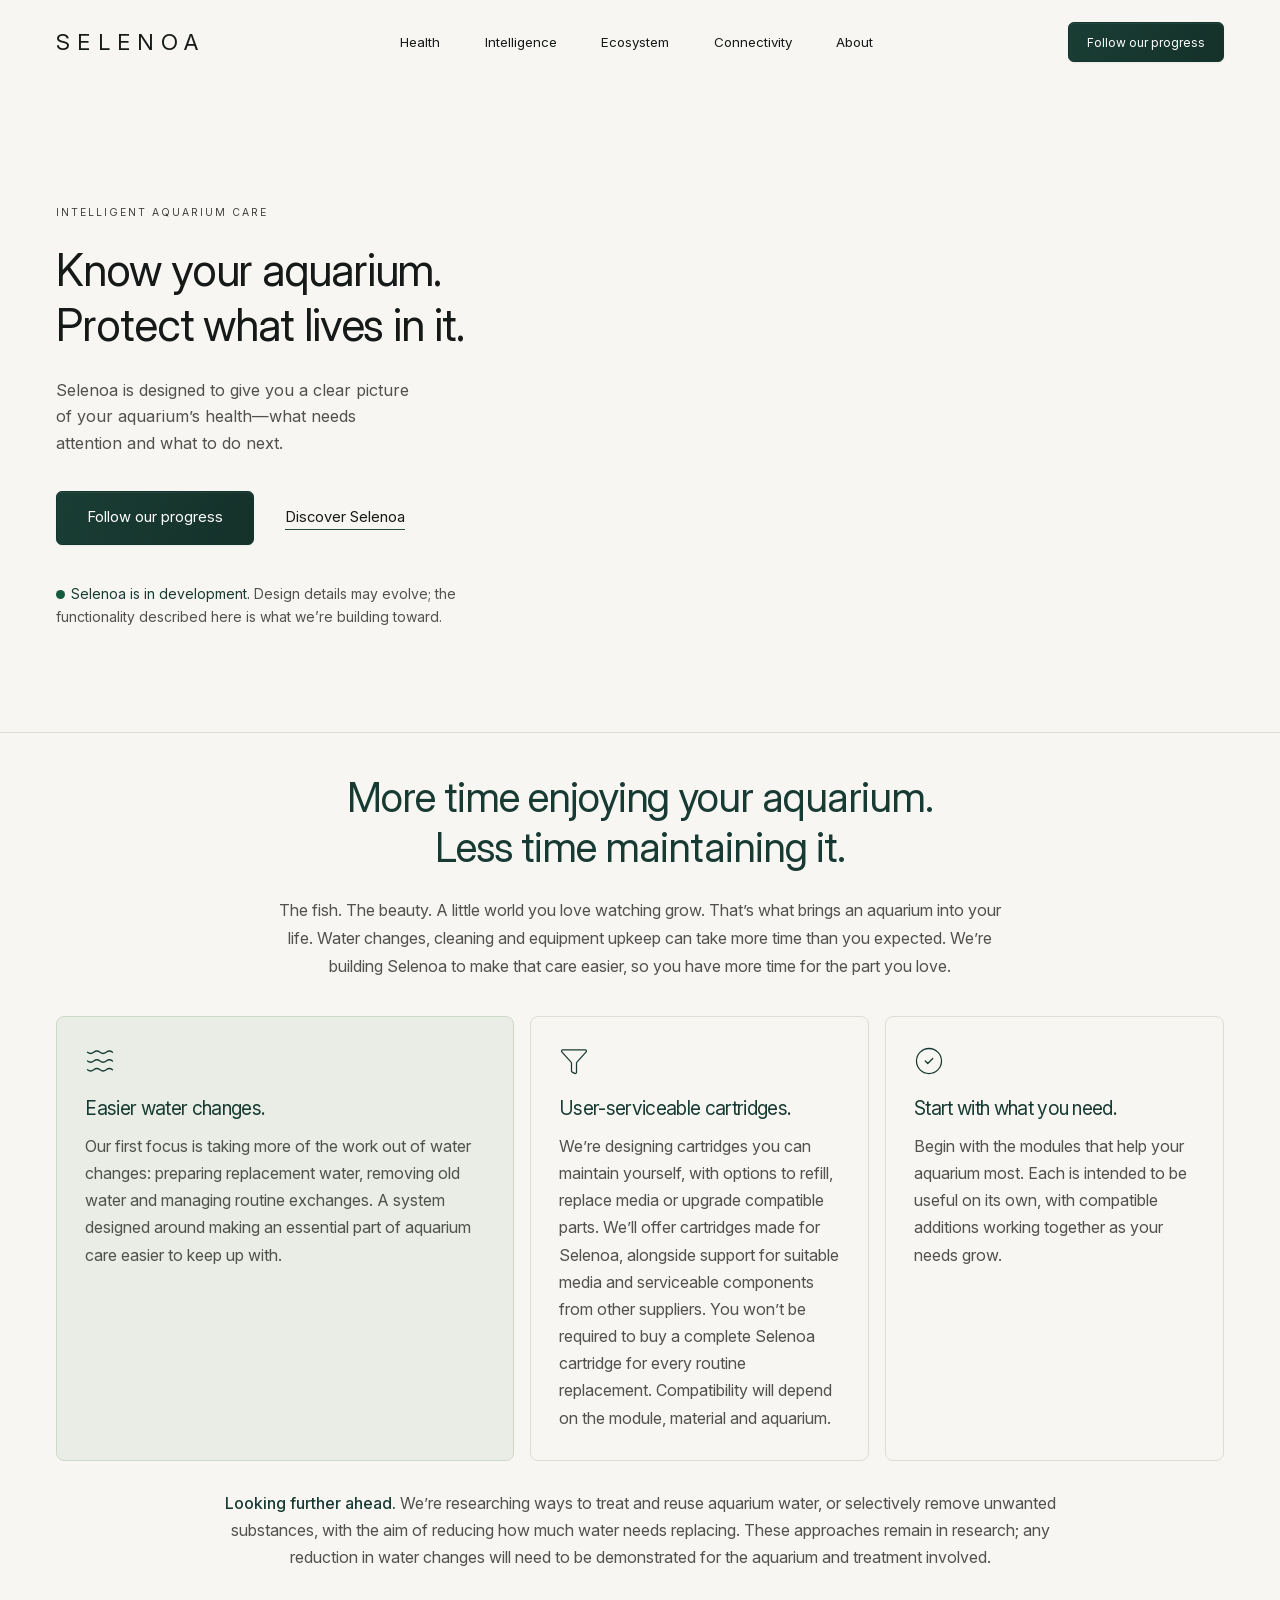
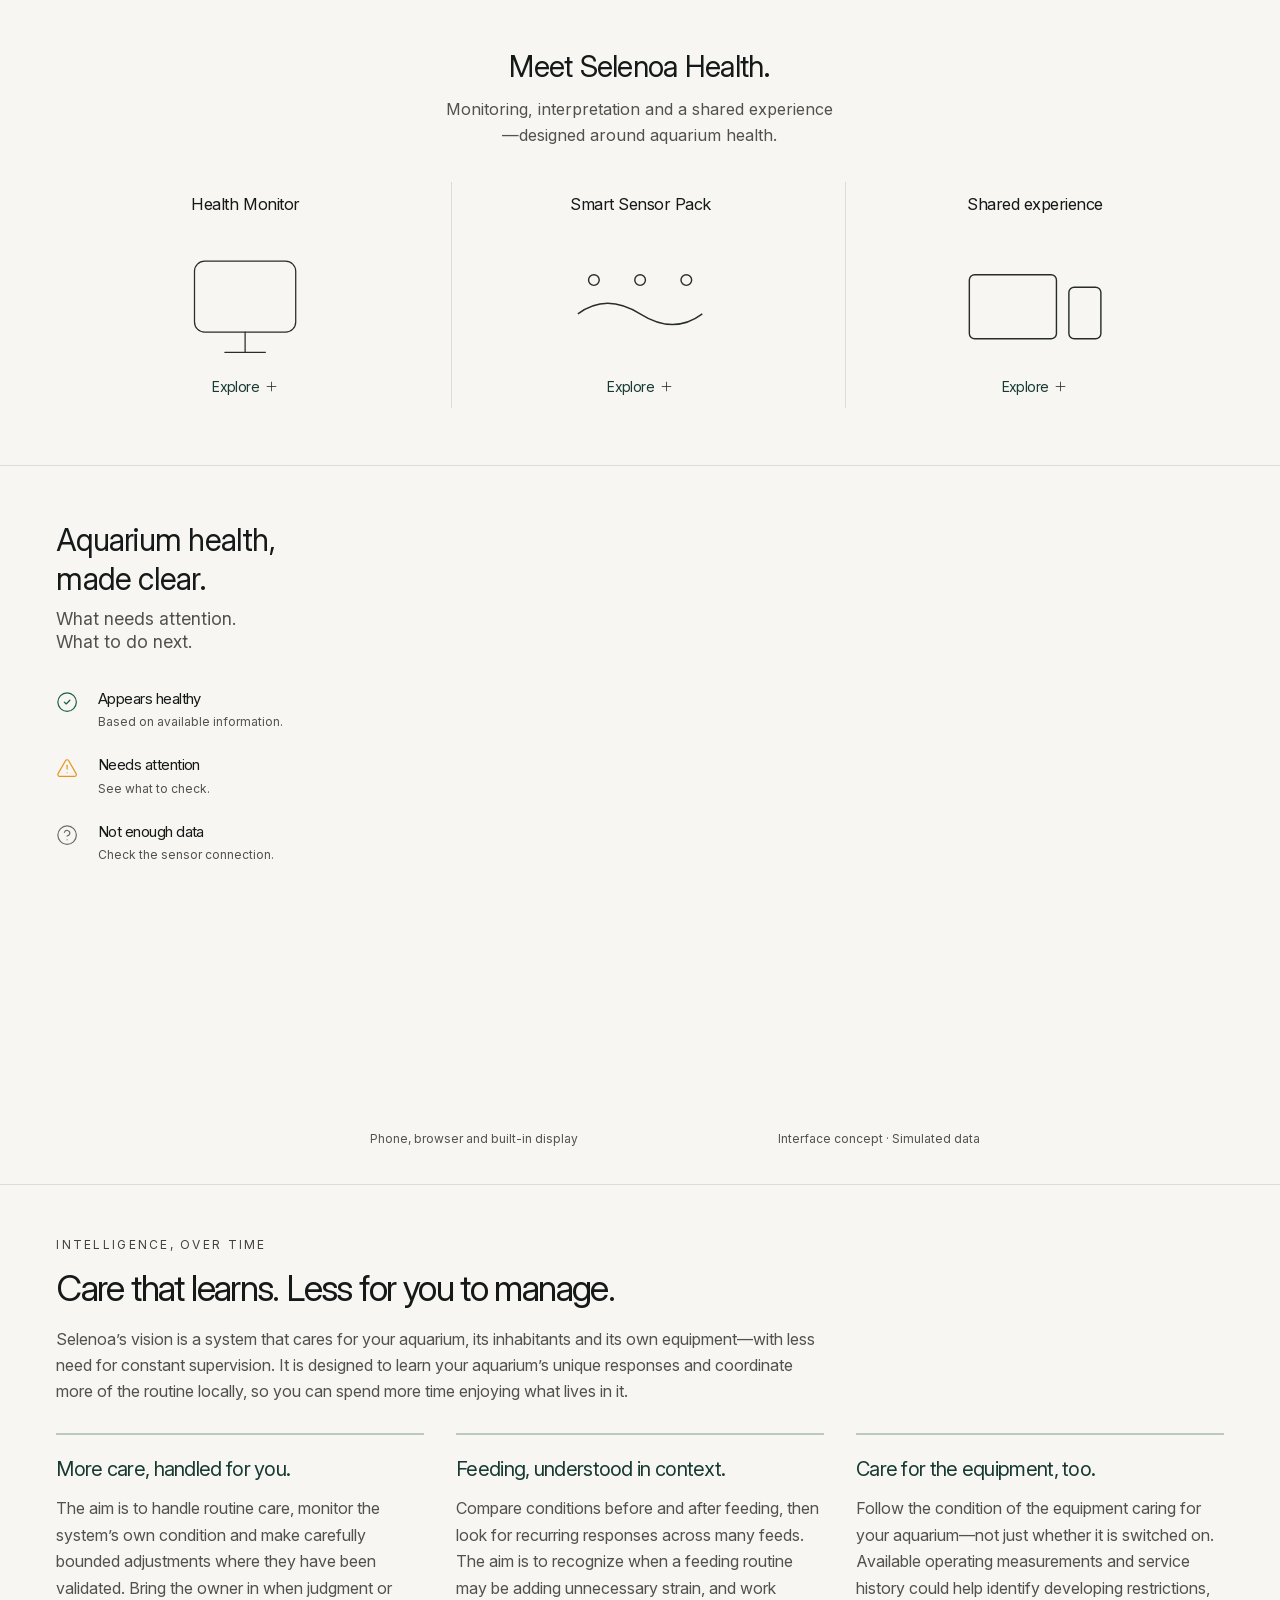
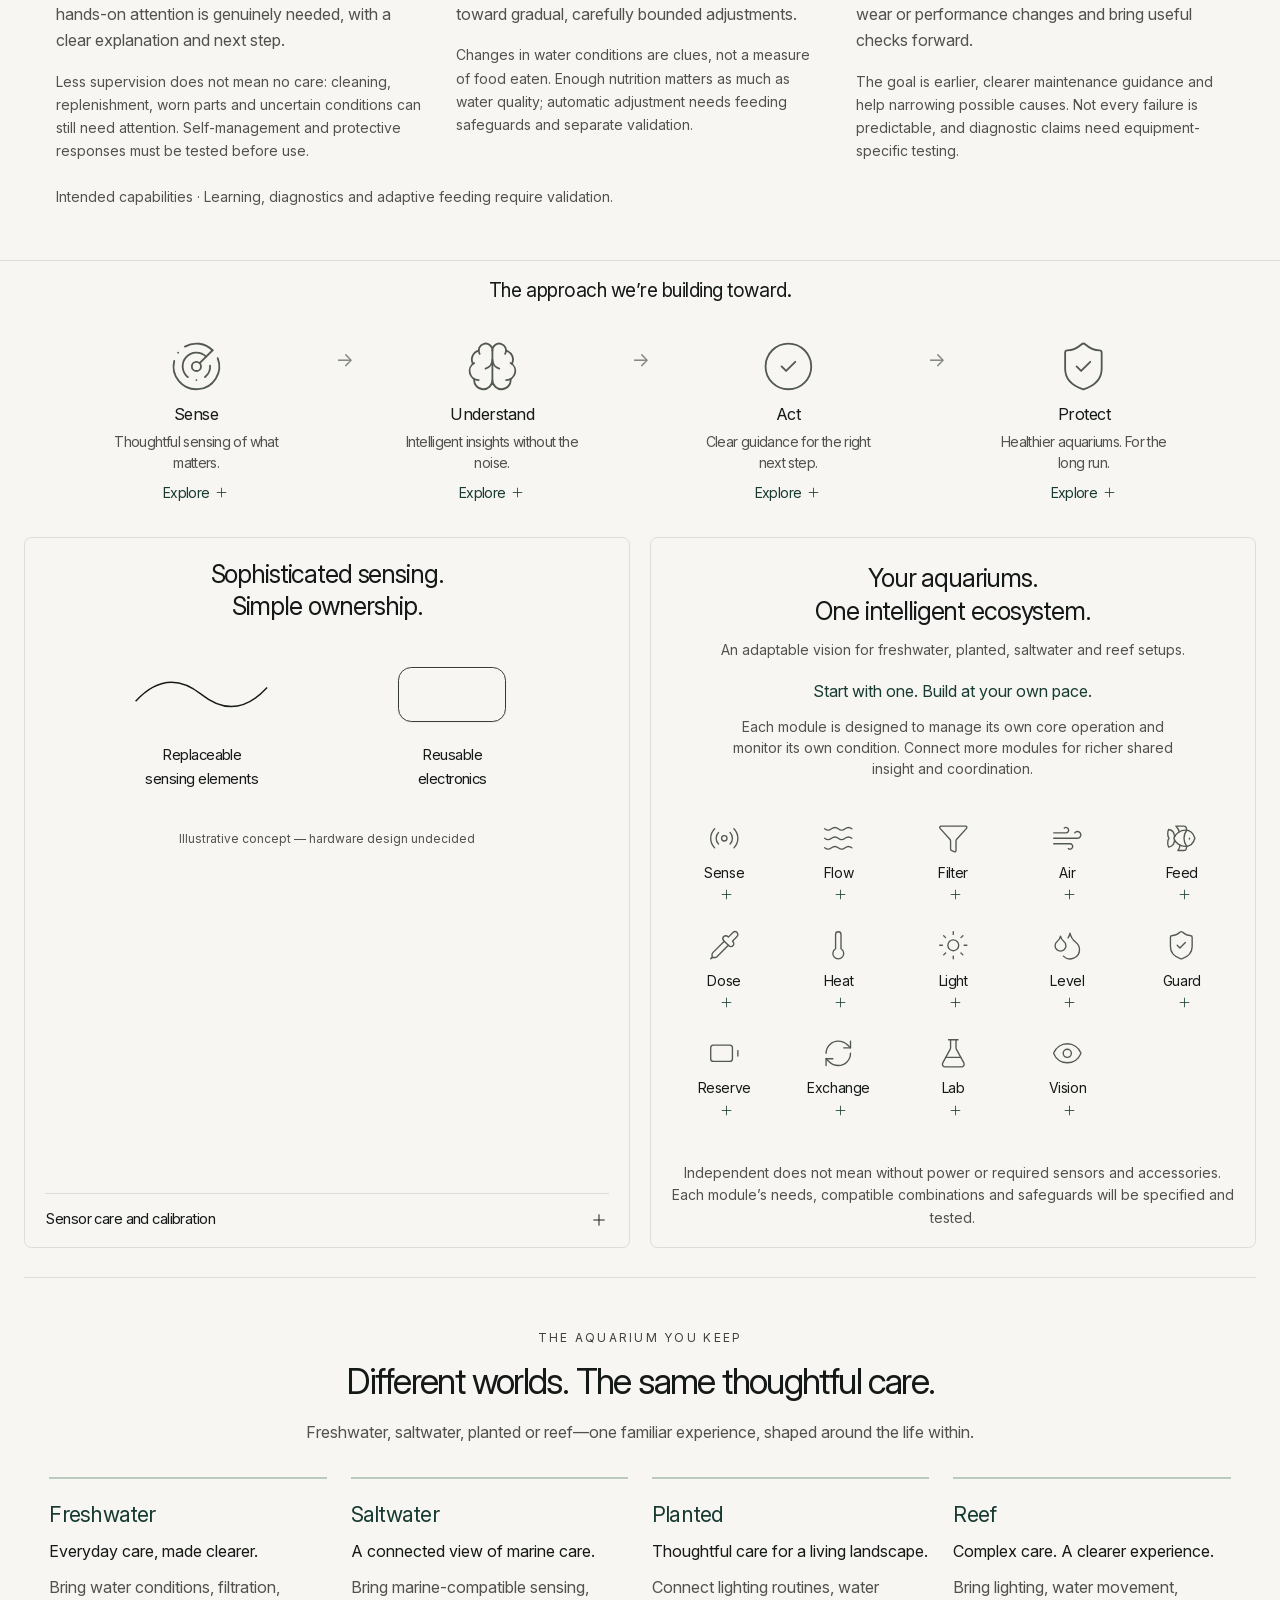
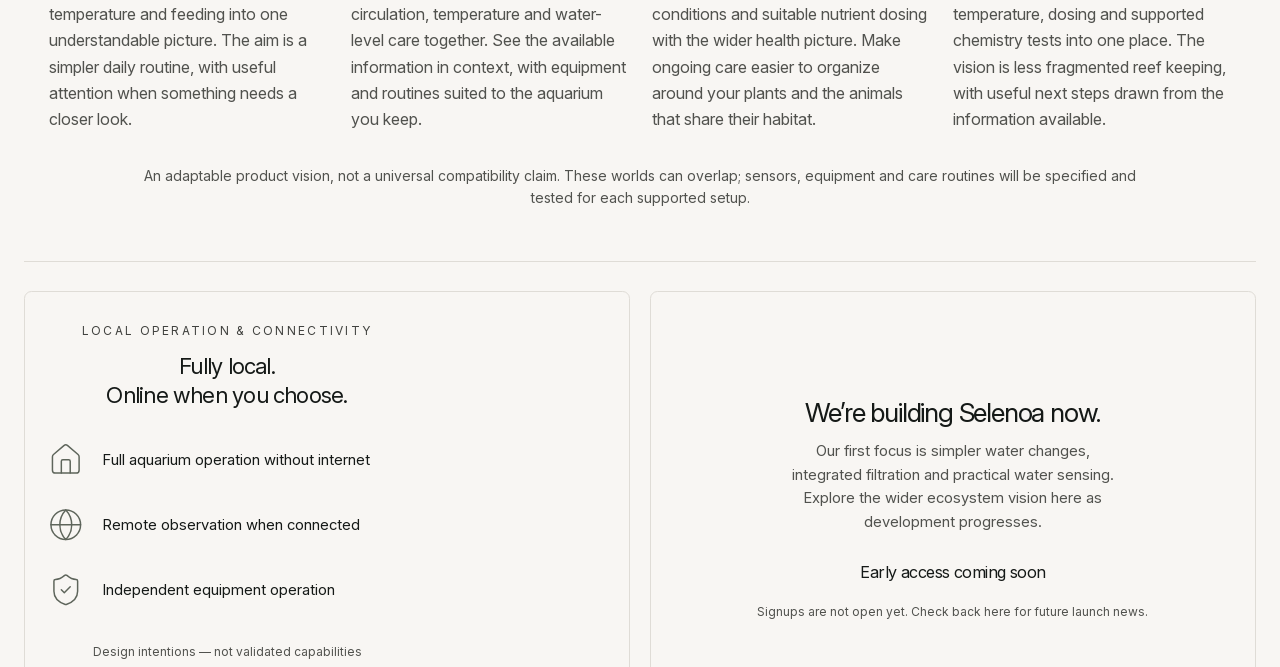
<file: index.html>
<!DOCTYPE html><html lang="en"><head><meta charSet="utf-8"/><meta name="viewport" content="width=device-width, initial-scale=1"/><link rel="stylesheet" href="/_next/static/css/index.DZW4nlUy.css" data-rsc-css-href="/_next/static/css/index.DZW4nlUy.css" data-precedence="vite-rsc/importer-resources"/><link rel="modulepreload" fetchPriority="low" href="/_next/static/chunks/index-CWjQ-f8X.js"/><script src="/_next/static/chunks/rolldown-runtime-hePW80VL.js" type="module" async=""></script><script src="/_next/static/chunks/framework-DTZGTDtF.js" type="module" async=""></script><script src="/_next/static/chunks/vinext-DmzFwQqz.js" type="module" async=""></script><link rel="modulepreload" href="/_next/static/chunks/layout-segment-context-DGx6Sa7f.js" crossorigin=""/><link rel="modulepreload" href="/_next/static/chunks/site-interactions-E-vrTUvg.js" crossorigin=""/><link rel="modulepreload" href="/_next/static/chunks/Icon-jpk45vUa.js" crossorigin=""/><link rel="modulepreload" href="/_next/static/chunks/image-Ds0BfXKu.js" crossorigin=""/><title>Selenoa — Know your aquarium</title><meta name="description" content="Selenoa’s vision: intelligent care for freshwater, planted, saltwater and reef aquariums. A clear view of health, what needs attention and what to do next."/><meta name="robots" content="index, follow"/><link rel="icon" href="/favicon.svg"/><link rel="canonical" href="https://selenoa.com"/><script>Object.assign(((self[Symbol.for("vinext.navigationRuntime")]??={bootstrap:{routeManifest:null},functions:{}}).bootstrap.rsc??={rsc:[]}),{params:{},nav:{"pathname":"/","searchParams":[]},searchParamsFromBrowser:true})</script><link rel="modulepreload" href="/_next/static/chunks/index-CWjQ-f8X.js" />
</head><body><a class="skip-link" href="#main">Skip to content</a><header class="site-header"><a class="wordmark" href="#top" aria-label="Selenoa home">SELENOA</a><nav class="desktop-navigation" aria-label="Main navigation"><a href="#health">Health</a><a href="#intelligence">Intelligence</a><a href="#ecosystem">Ecosystem</a><a href="#technology">Connectivity</a><a href="#about">About</a></nav><a class="button header-cta" href="#early-access">Follow our progress</a><div class="mobile-navigation"><button type="button" tabindex="0" data-slot="sheet-trigger" aria-label="Open navigation" data-base-ui-click-trigger="" id="base-ui-_R_7u9i_" aria-haspopup="dialog" aria-expanded="false" class="group/button inline-flex shrink-0 items-center justify-center rounded-lg border border-transparent bg-clip-padding text-sm font-medium whitespace-nowrap transition-all outline-none select-none focus-visible:border-ring focus-visible:ring-3 focus-visible:ring-ring/50 active:not-aria-[haspopup]:translate-y-px disabled:pointer-events-none disabled:opacity-50 aria-invalid:border-destructive aria-invalid:ring-3 aria-invalid:ring-destructive/20 dark:aria-invalid:border-destructive/50 dark:aria-invalid:ring-destructive/40 [&amp;_svg]:pointer-events-none [&amp;_svg]:shrink-0 [&amp;_svg:not([class*=&#x27;size-&#x27;])]:size-4 hover:bg-muted hover:text-foreground aria-expanded:bg-muted aria-expanded:text-foreground dark:hover:bg-muted/50 h-8 gap-1.5 px-2.5 has-data-[icon=inline-end]:pr-2 has-data-[icon=inline-start]:pl-2 menu-button"><svg xmlns="http://www.w3.org/2000/svg" width="24" height="24" viewBox="0 0 24 24" fill="none" stroke="currentColor" stroke-width="2" stroke-linecap="round" stroke-linejoin="round" class="lucide lucide-menu" aria-hidden="true"><path d="M4 5h16"></path><path d="M4 12h16"></path><path d="M4 19h16"></path></svg></button></div></header><main id="main"><section id="top" class="hero"><div class="hero-copy"><p class="eyebrow">Intelligent aquarium care</p><h1><span>Know your aquarium.</span><span>Protect what <br class="mobile-break"/>lives in it.</span></h1><p class="hero-support">Selenoa is designed to give you a clear picture of your aquarium’s health—what needs attention and what to do next.</p><div class="hero-actions"><a class="button" href="#early-access">Follow our progress</a><a class="text-link" href="#enjoyment">Discover Selenoa</a></div><div class="hero-status" role="note"><p><span class="status-dot">Selenoa is in development.</span> <!-- -->Design details may evolve; the functionality described here is what we’re building toward.</p></div></div><div class="hero-image"><picture class=""><source media="(max-width: 760px)" srcSet="/high-resolution-v1/mobile-aquarium.png" width="1295" height="1215"/><img src="/high-resolution-v1/desktop-aquarium.png" alt="Sunlit planted freshwater aquarium on a pale stone plinth" width="1349" height="1166" loading="eager" fetchPriority="high" decoding="async" data-nimg="1"/></picture></div></section><section class="section ownership" id="enjoyment" aria-labelledby="ownership-title"><p class="section-number" aria-hidden="true">02</p><p class="eyebrow">More joy in aquarium ownership</p><h2 id="ownership-title">More time enjoying your aquarium.<br/>Less time maintaining it.</h2><p class="ownership-intro">The fish. The beauty. A little world you love watching grow. That’s what brings an aquarium into your life. Water changes, cleaning and equipment upkeep can take more time than you expected. We’re building Selenoa to make that care easier, so you have more time for the part you love.</p><div class="ownership-benefits"><article class="ownership-water"><svg xmlns="http://www.w3.org/2000/svg" width="30" height="30" viewBox="0 0 24 24" fill="none" stroke="currentColor" stroke-width="1" stroke-linecap="round" stroke-linejoin="round" class="lucide lucide-waves-horizontal" aria-hidden="true"><path d="M2 12q2.5 2 5 0t5 0 5 0 5 0"></path><path d="M2 19q2.5 2 5 0t5 0 5 0 5 0"></path><path d="M2 5q2.5 2 5 0t5 0 5 0 5 0"></path></svg><h3>Easier water changes.</h3><p>Our first focus is taking more of the work out of water changes: preparing replacement water, removing old water and managing routine exchanges. A system designed around making an essential part of aquarium care easier to keep up with.</p></article><article><svg xmlns="http://www.w3.org/2000/svg" width="30" height="30" viewBox="0 0 24 24" fill="none" stroke="currentColor" stroke-width="1" stroke-linecap="round" stroke-linejoin="round" class="lucide lucide-funnel" aria-hidden="true"><path d="M10 20a1 1 0 0 0 .553.895l2 1A1 1 0 0 0 14 21v-7a2 2 0 0 1 .517-1.341L21.74 4.67A1 1 0 0 0 21 3H3a1 1 0 0 0-.742 1.67l7.225 7.989A2 2 0 0 1 10 14z"></path></svg><h3>User-serviceable cartridges.</h3><p>We’re designing cartridges you can maintain yourself, with options to refill, replace media or upgrade compatible parts. We’ll offer cartridges made for Selenoa, alongside support for suitable media and serviceable components from other suppliers. You won’t be required to buy a complete Selenoa cartridge for every routine replacement. Compatibility will depend on the module, material and aquarium.</p></article><article><svg xmlns="http://www.w3.org/2000/svg" width="30" height="30" viewBox="0 0 24 24" fill="none" stroke="currentColor" stroke-width="1" stroke-linecap="round" stroke-linejoin="round" class="lucide lucide-circle-check" aria-hidden="true"><circle cx="12" cy="12" r="10"></circle><path d="m9 12 2 2 4-4"></path></svg><h3>Start with what you need.</h3><p>Begin with the modules that help your aquarium most. Each is intended to be useful on its own, with compatible additions working together as your needs grow.</p></article></div><p class="ownership-research"><strong>Looking further ahead.</strong> We’re researching ways to treat and reuse aquarium water, or selectively remove unwanted substances, with the aim of reducing how much water needs replacing. These approaches remain in research; any reduction in water changes will need to be demonstrated for the aquarium and treatment involved.</p></section><section class="section health" id="health"><div class="section-heading"><p class="section-number" aria-hidden="true">03</p><p class="eyebrow">Meet Selenoa Health</p><h2>Meet Selenoa Health.</h2><p>Monitoring, interpretation and a shared experience—designed around aquarium health.</p></div><div data-orientation="vertical" data-slot="accordion" aria-label="Explore Selenoa Health" class="flex w-full flex-col detail-explorer health-grid"><div data-orientation="vertical" data-hidden="" data-index="-1" data-closed="" data-slot="accordion-item" class="not-last:border-b detail-item" style="--detail-row:0;--detail-narrow-row:0"><h3 data-orientation="vertical" data-hidden="" data-index="-1" data-closed="" class="flex"><button type="button" data-value="" data-orientation="vertical" data-hidden="" data-index="-1" tabindex="0" aria-disabled="false" aria-expanded="false" id="base-ui-_R_33diH2_" data-slot="accordion-trigger" class="focus-visible:ring-ring/50 focus-visible:border-ring focus-visible:after:border-ring **:data-[slot=accordion-trigger-icon]:text-muted-foreground rounded-lg py-2.5 text-left text-sm font-medium hover:underline focus-visible:ring-3 **:data-[slot=accordion-trigger-icon]:ml-auto **:data-[slot=accordion-trigger-icon]:size-4 group/accordion-trigger relative flex flex-1 items-start justify-between border border-transparent transition-all outline-none aria-disabled:pointer-events-none aria-disabled:opacity-50 detail-trigger"><span class="detail-symbol" aria-hidden="true"><svg xmlns="http://www.w3.org/2000/svg" width="64" height="64" viewBox="0 0 24 24" fill="none" stroke="currentColor" stroke-width="0.9" stroke-linecap="round" stroke-linejoin="round" class="lucide lucide-monitor" aria-hidden="true"><rect width="20" height="14" x="2" y="3" rx="2"></rect><line x1="8" x2="16" y1="21" y2="21"></line><line x1="12" x2="12" y1="17" y2="21"></line></svg></span><span class="detail-title">Health Monitor</span><span class="detail-affordance"><span>Explore</span><svg xmlns="http://www.w3.org/2000/svg" width="24" height="24" viewBox="0 0 24 24" fill="none" stroke="currentColor" stroke-width="2" stroke-linecap="round" stroke-linejoin="round" class="lucide lucide-plus disclosure-plus" aria-hidden="true"><path d="M5 12h14"></path><path d="M12 5v14"></path></svg></span><svg xmlns="http://www.w3.org/2000/svg" width="24" height="24" viewBox="0 0 24 24" fill="none" stroke="currentColor" stroke-width="2" stroke-linecap="round" stroke-linejoin="round" class="lucide lucide-chevron-down pointer-events-none shrink-0 group-aria-expanded/accordion-trigger:hidden" aria-hidden="true" data-slot="accordion-trigger-icon"><path d="m6 9 6 6 6-6"></path></svg><svg xmlns="http://www.w3.org/2000/svg" width="24" height="24" viewBox="0 0 24 24" fill="none" stroke="currentColor" stroke-width="2" stroke-linecap="round" stroke-linejoin="round" class="lucide lucide-chevron-up pointer-events-none hidden shrink-0 group-aria-expanded/accordion-trigger:inline" aria-hidden="true" data-slot="accordion-trigger-icon"><path d="m18 15-6-6-6 6"></path></svg></button></h3></div><div data-orientation="vertical" data-hidden="" data-index="-1" data-closed="" data-slot="accordion-item" class="not-last:border-b detail-item" style="--detail-row:0;--detail-narrow-row:0"><h3 data-orientation="vertical" data-hidden="" data-index="-1" data-closed="" class="flex"><button type="button" data-value="" data-orientation="vertical" data-hidden="" data-index="-1" tabindex="0" aria-disabled="false" aria-expanded="false" id="base-ui-_R_53diH2_" data-slot="accordion-trigger" class="focus-visible:ring-ring/50 focus-visible:border-ring focus-visible:after:border-ring **:data-[slot=accordion-trigger-icon]:text-muted-foreground rounded-lg py-2.5 text-left text-sm font-medium hover:underline focus-visible:ring-3 **:data-[slot=accordion-trigger-icon]:ml-auto **:data-[slot=accordion-trigger-icon]:size-4 group/accordion-trigger relative flex flex-1 items-start justify-between border border-transparent transition-all outline-none aria-disabled:pointer-events-none aria-disabled:opacity-50 detail-trigger"><span class="detail-symbol" aria-hidden="true"><svg width="64" height="64" viewBox="0 0 80 64" fill="none" stroke="currentColor" stroke-width="0.9" aria-hidden="true"><circle cx="14" cy="17" r="3"></circle><circle cx="40" cy="17" r="3"></circle><circle cx="66" cy="17" r="3"></circle><path d="M5 36 Q21 24 40 36 T75 36"></path><path class="sensor-second-wave" d="M5 48 Q21 36 40 48 T75 48"></path></svg></span><span class="detail-title">Smart Sensor Pack</span><span class="detail-affordance"><span>Explore</span><svg xmlns="http://www.w3.org/2000/svg" width="24" height="24" viewBox="0 0 24 24" fill="none" stroke="currentColor" stroke-width="2" stroke-linecap="round" stroke-linejoin="round" class="lucide lucide-plus disclosure-plus" aria-hidden="true"><path d="M5 12h14"></path><path d="M12 5v14"></path></svg></span><svg xmlns="http://www.w3.org/2000/svg" width="24" height="24" viewBox="0 0 24 24" fill="none" stroke="currentColor" stroke-width="2" stroke-linecap="round" stroke-linejoin="round" class="lucide lucide-chevron-down pointer-events-none shrink-0 group-aria-expanded/accordion-trigger:hidden" aria-hidden="true" data-slot="accordion-trigger-icon"><path d="m6 9 6 6 6-6"></path></svg><svg xmlns="http://www.w3.org/2000/svg" width="24" height="24" viewBox="0 0 24 24" fill="none" stroke="currentColor" stroke-width="2" stroke-linecap="round" stroke-linejoin="round" class="lucide lucide-chevron-up pointer-events-none hidden shrink-0 group-aria-expanded/accordion-trigger:inline" aria-hidden="true" data-slot="accordion-trigger-icon"><path d="m18 15-6-6-6 6"></path></svg></button></h3></div><div data-orientation="vertical" data-hidden="" data-index="-1" data-closed="" data-slot="accordion-item" class="not-last:border-b detail-item" style="--detail-row:0;--detail-narrow-row:0"><h3 data-orientation="vertical" data-hidden="" data-index="-1" data-closed="" class="flex"><button type="button" data-value="" data-orientation="vertical" data-hidden="" data-index="-1" tabindex="0" aria-disabled="false" aria-expanded="false" id="base-ui-_R_73diH2_" data-slot="accordion-trigger" class="focus-visible:ring-ring/50 focus-visible:border-ring focus-visible:after:border-ring **:data-[slot=accordion-trigger-icon]:text-muted-foreground rounded-lg py-2.5 text-left text-sm font-medium hover:underline focus-visible:ring-3 **:data-[slot=accordion-trigger-icon]:ml-auto **:data-[slot=accordion-trigger-icon]:size-4 group/accordion-trigger relative flex flex-1 items-start justify-between border border-transparent transition-all outline-none aria-disabled:pointer-events-none aria-disabled:opacity-50 detail-trigger"><span class="detail-symbol" aria-hidden="true"><svg width="64" height="64" viewBox="0 0 80 64" fill="none" stroke="currentColor" stroke-width="0.9" aria-hidden="true"><rect x="3" y="14" width="49" height="36" rx="3"></rect><rect x="59" y="21" width="18" height="29" rx="3"></rect></svg></span><span class="detail-title">Shared experience</span><span class="detail-affordance"><span>Explore</span><svg xmlns="http://www.w3.org/2000/svg" width="24" height="24" viewBox="0 0 24 24" fill="none" stroke="currentColor" stroke-width="2" stroke-linecap="round" stroke-linejoin="round" class="lucide lucide-plus disclosure-plus" aria-hidden="true"><path d="M5 12h14"></path><path d="M12 5v14"></path></svg></span><svg xmlns="http://www.w3.org/2000/svg" width="24" height="24" viewBox="0 0 24 24" fill="none" stroke="currentColor" stroke-width="2" stroke-linecap="round" stroke-linejoin="round" class="lucide lucide-chevron-down pointer-events-none shrink-0 group-aria-expanded/accordion-trigger:hidden" aria-hidden="true" data-slot="accordion-trigger-icon"><path d="m6 9 6 6 6-6"></path></svg><svg xmlns="http://www.w3.org/2000/svg" width="24" height="24" viewBox="0 0 24 24" fill="none" stroke="currentColor" stroke-width="2" stroke-linecap="round" stroke-linejoin="round" class="lucide lucide-chevron-up pointer-events-none hidden shrink-0 group-aria-expanded/accordion-trigger:inline" aria-hidden="true" data-slot="accordion-trigger-icon"><path d="m18 15-6-6-6 6"></path></svg></button></h3></div></div></section><section id="intelligence" class="section intelligence"><div class="intelligence-copy"><p class="section-number" aria-hidden="true">04</p><p class="eyebrow">Intelligence</p><h2>Aquarium health,<br/>made clear.</h2><p class="section-intro">What needs attention. What to do next.</p></div><div class="intelligence-states"><p class="states-caption">Separate illustrative states</p><ul class="health-states"><li><svg xmlns="http://www.w3.org/2000/svg" width="24" height="24" viewBox="0 0 24 24" fill="none" stroke="currentColor" stroke-width="2" stroke-linecap="round" stroke-linejoin="round" class="lucide lucide-circle-check" aria-hidden="true"><circle cx="12" cy="12" r="10"></circle><path d="m9 12 2 2 4-4"></path></svg><div><h3>Appears healthy</h3><p>Based on available information.</p></div><svg xmlns="http://www.w3.org/2000/svg" width="24" height="24" viewBox="0 0 24 24" fill="none" stroke="currentColor" stroke-width="2" stroke-linecap="round" stroke-linejoin="round" class="lucide lucide-chevron-right state-chevron" aria-hidden="true"><path d="m9 18 6-6-6-6"></path></svg></li><li><svg xmlns="http://www.w3.org/2000/svg" width="24" height="24" viewBox="0 0 24 24" fill="none" stroke="currentColor" stroke-width="2" stroke-linecap="round" stroke-linejoin="round" class="lucide lucide-triangle-alert" aria-hidden="true"><path d="m21.73 18-8-14a2 2 0 0 0-3.48 0l-8 14A2 2 0 0 0 4 21h16a2 2 0 0 0 1.73-3"></path><path d="M12 9v4"></path><path d="M12 17h.01"></path></svg><div><h3>Needs attention</h3><p>See what to check.</p></div><svg xmlns="http://www.w3.org/2000/svg" width="24" height="24" viewBox="0 0 24 24" fill="none" stroke="currentColor" stroke-width="2" stroke-linecap="round" stroke-linejoin="round" class="lucide lucide-chevron-right state-chevron" aria-hidden="true"><path d="m9 18 6-6-6-6"></path></svg></li><li><svg xmlns="http://www.w3.org/2000/svg" width="24" height="24" viewBox="0 0 24 24" fill="none" stroke="currentColor" stroke-width="2" stroke-linecap="round" stroke-linejoin="round" class="lucide lucide-circle-question-mark" aria-hidden="true"><circle cx="12" cy="12" r="10"></circle><path d="M9.09 9a3 3 0 0 1 5.83 1c0 2-3 3-3 3"></path><path d="M12 17h.01"></path></svg><div><h3>Not enough data</h3><p>Check the sensor connection.</p></div><svg xmlns="http://www.w3.org/2000/svg" width="24" height="24" viewBox="0 0 24 24" fill="none" stroke="currentColor" stroke-width="2" stroke-linecap="round" stroke-linejoin="round" class="lucide lucide-chevron-right state-chevron" aria-hidden="true"><path d="m9 18 6-6-6-6"></path></svg></li></ul><p class="sr-only">Concept examples, not demonstrated capabilities.</p></div><div class="interface-pair"><p class="simulation-caption">Interface concept · Simulated data</p><figure class="interface-figure compact"><figcaption class="sr-only">Interface concept · Simulated data</figcaption><picture class="reference-device-image"><source media="(max-width: 760px)" srcSet="/high-resolution-v1/mobile-phone.png" width="977" height="1610"/><img src="/high-resolution-v1/desktop-phone.png" alt="Phone interface illustration with simulated aquarium overview and example attention indicators; not a working customer app" width="840" height="1871" loading="lazy" fetchPriority="auto" decoding="async" data-nimg="1"/></picture><p class="caption">Phone / browser</p></figure><figure class="interface-figure landscape"><figcaption class="sr-only">Interface concept · Simulated data</figcaption><picture class="reference-device-image"><source media="(max-width: 760px)" srcSet="/high-resolution-v1/mobile-health-monitor.png" width="1233" height="1275"/><img src="/high-resolution-v1/desktop-browser.png" alt="Browser or built-in monitor interface illustration with simulated aquarium information; not live readings" width="1661" height="947" loading="lazy" fetchPriority="auto" decoding="async" data-nimg="1"/></picture><p class="caption">Browser / built-in display</p></figure><p class="shared-caption">Phone, browser and built-in display</p><p class="sr-only">Illustrative screens, not live aquarium data.</p></div></section><section id="adaptive-care" class="section adaptive-care" aria-labelledby="adaptive-care-title"><div class="adaptive-heading"><p class="eyebrow">Intelligence, over time</p><h2 id="adaptive-care-title">Care that learns. Less for you to manage.</h2><p>Selenoa’s vision is a system that cares for your aquarium, its inhabitants and its own equipment—with less need for constant supervision. It is designed to learn your aquarium’s unique responses and coordinate more of the routine locally, so you can spend more time enjoying what lives in it.</p></div><div class="adaptive-grid"><article><h3>More care, handled for you.</h3><p>The aim is to handle routine care, monitor the system’s own condition and make carefully bounded adjustments where they have been validated. Bring the owner in when judgment or hands-on attention is genuinely needed, with a clear explanation and next step.</p><p class="adaptive-note">Less supervision does not mean no care: cleaning, replenishment, worn parts and uncertain conditions can still need attention. Self-management and protective responses must be tested before use.</p></article><article><h3>Feeding, understood in context.</h3><p>Compare conditions before and after feeding, then look for recurring responses across many feeds. The aim is to recognize when a feeding routine may be adding unnecessary strain, and work toward gradual, carefully bounded adjustments.</p><p class="adaptive-note">Changes in water conditions are clues, not a measure of food eaten. Enough nutrition matters as much as water quality; automatic adjustment needs feeding safeguards and separate validation.</p></article><article><h3>Care for the equipment, too.</h3><p>Follow the condition of the equipment caring for your aquarium—not just whether it is switched on. Available operating measurements and service history could help identify developing restrictions, wear or performance changes and bring useful checks forward.</p><p class="adaptive-note">The goal is earlier, clearer maintenance guidance and help narrowing possible causes. Not every failure is predictable, and diagnostic claims need equipment-specific testing.</p></article></div><p class="adaptive-caption">Intended capabilities · Learning, diagnostics and adaptive feeding require validation.</p></section><section id="approach" class="section approach"><p class="section-number" aria-hidden="true">05</p><p class="eyebrow">Our philosophy</p><h2>The approach we’re building toward.</h2><div data-orientation="vertical" data-slot="accordion" aria-label="Explore our philosophy" class="flex w-full flex-col detail-explorer approach-grid"><div data-orientation="vertical" data-hidden="" data-index="-1" data-closed="" data-slot="accordion-item" class="not-last:border-b detail-item" style="--detail-row:0;--detail-narrow-row:0"><h3 data-orientation="vertical" data-hidden="" data-index="-1" data-closed="" class="flex"><button type="button" data-value="" data-orientation="vertical" data-hidden="" data-index="-1" tabindex="0" aria-disabled="false" aria-expanded="false" id="base-ui-_R_66diH2_" data-slot="accordion-trigger" class="focus-visible:ring-ring/50 focus-visible:border-ring focus-visible:after:border-ring **:data-[slot=accordion-trigger-icon]:text-muted-foreground rounded-lg py-2.5 text-left text-sm font-medium hover:underline focus-visible:ring-3 **:data-[slot=accordion-trigger-icon]:ml-auto **:data-[slot=accordion-trigger-icon]:size-4 group/accordion-trigger relative flex flex-1 items-start justify-between border border-transparent transition-all outline-none aria-disabled:pointer-events-none aria-disabled:opacity-50 detail-trigger"><span class="detail-symbol" aria-hidden="true"><svg xmlns="http://www.w3.org/2000/svg" width="33" height="33" viewBox="0 0 24 24" fill="none" stroke="currentColor" stroke-width="1" stroke-linecap="round" stroke-linejoin="round" class="lucide lucide-radar" aria-hidden="true"><path d="M19.07 4.93A10 10 0 0 0 6.99 3.34"></path><path d="M4 6h.01"></path><path d="M2.29 9.62A10 10 0 1 0 21.31 8.35"></path><path d="M16.24 7.76A6 6 0 1 0 8.23 16.67"></path><path d="M12 18h.01"></path><path d="M17.99 11.66A6 6 0 0 1 15.77 16.67"></path><circle cx="12" cy="12" r="2"></circle><path d="m13.41 10.59 5.66-5.66"></path></svg></span><span class="detail-title">Sense</span><span class="detail-summary"><span class="desktop-copy">Thoughtful sensing of what matters.</span><span class="mobile-copy">Quietly observe what matters.</span></span><span class="detail-affordance"><span>Explore</span><svg xmlns="http://www.w3.org/2000/svg" width="24" height="24" viewBox="0 0 24 24" fill="none" stroke="currentColor" stroke-width="2" stroke-linecap="round" stroke-linejoin="round" class="lucide lucide-plus disclosure-plus" aria-hidden="true"><path d="M5 12h14"></path><path d="M12 5v14"></path></svg></span><svg xmlns="http://www.w3.org/2000/svg" width="24" height="24" viewBox="0 0 24 24" fill="none" stroke="currentColor" stroke-width="2" stroke-linecap="round" stroke-linejoin="round" class="lucide lucide-chevron-down pointer-events-none shrink-0 group-aria-expanded/accordion-trigger:hidden" aria-hidden="true" data-slot="accordion-trigger-icon"><path d="m6 9 6 6 6-6"></path></svg><svg xmlns="http://www.w3.org/2000/svg" width="24" height="24" viewBox="0 0 24 24" fill="none" stroke="currentColor" stroke-width="2" stroke-linecap="round" stroke-linejoin="round" class="lucide lucide-chevron-up pointer-events-none hidden shrink-0 group-aria-expanded/accordion-trigger:inline" aria-hidden="true" data-slot="accordion-trigger-icon"><path d="m18 15-6-6-6 6"></path></svg></button></h3></div><div data-orientation="vertical" data-hidden="" data-index="-1" data-closed="" data-slot="accordion-item" class="not-last:border-b detail-item" style="--detail-row:0;--detail-narrow-row:0"><h3 data-orientation="vertical" data-hidden="" data-index="-1" data-closed="" class="flex"><button type="button" data-value="" data-orientation="vertical" data-hidden="" data-index="-1" tabindex="0" aria-disabled="false" aria-expanded="false" id="base-ui-_R_a6diH2_" data-slot="accordion-trigger" class="focus-visible:ring-ring/50 focus-visible:border-ring focus-visible:after:border-ring **:data-[slot=accordion-trigger-icon]:text-muted-foreground rounded-lg py-2.5 text-left text-sm font-medium hover:underline focus-visible:ring-3 **:data-[slot=accordion-trigger-icon]:ml-auto **:data-[slot=accordion-trigger-icon]:size-4 group/accordion-trigger relative flex flex-1 items-start justify-between border border-transparent transition-all outline-none aria-disabled:pointer-events-none aria-disabled:opacity-50 detail-trigger"><span class="detail-symbol" aria-hidden="true"><svg xmlns="http://www.w3.org/2000/svg" width="33" height="33" viewBox="0 0 24 24" fill="none" stroke="currentColor" stroke-width="1" stroke-linecap="round" stroke-linejoin="round" class="lucide lucide-brain" aria-hidden="true"><path d="M12 18V5"></path><path d="M15 13a4.17 4.17 0 0 1-3-4 4.17 4.17 0 0 1-3 4"></path><path d="M17.598 6.5A3 3 0 1 0 12 5a3 3 0 1 0-5.598 1.5"></path><path d="M17.997 5.125a4 4 0 0 1 2.526 5.77"></path><path d="M18 18a4 4 0 0 0 2-7.464"></path><path d="M19.967 17.483A4 4 0 1 1 12 18a4 4 0 1 1-7.967-.517"></path><path d="M6 18a4 4 0 0 1-2-7.464"></path><path d="M6.003 5.125a4 4 0 0 0-2.526 5.77"></path></svg></span><span class="detail-title">Understand</span><span class="detail-summary"><span class="desktop-copy">Intelligent insights without the noise.</span><span class="mobile-copy">Make sense of what it means.</span></span><span class="detail-affordance"><span>Explore</span><svg xmlns="http://www.w3.org/2000/svg" width="24" height="24" viewBox="0 0 24 24" fill="none" stroke="currentColor" stroke-width="2" stroke-linecap="round" stroke-linejoin="round" class="lucide lucide-plus disclosure-plus" aria-hidden="true"><path d="M5 12h14"></path><path d="M12 5v14"></path></svg></span><svg xmlns="http://www.w3.org/2000/svg" width="24" height="24" viewBox="0 0 24 24" fill="none" stroke="currentColor" stroke-width="2" stroke-linecap="round" stroke-linejoin="round" class="lucide lucide-chevron-down pointer-events-none shrink-0 group-aria-expanded/accordion-trigger:hidden" aria-hidden="true" data-slot="accordion-trigger-icon"><path d="m6 9 6 6 6-6"></path></svg><svg xmlns="http://www.w3.org/2000/svg" width="24" height="24" viewBox="0 0 24 24" fill="none" stroke="currentColor" stroke-width="2" stroke-linecap="round" stroke-linejoin="round" class="lucide lucide-chevron-up pointer-events-none hidden shrink-0 group-aria-expanded/accordion-trigger:inline" aria-hidden="true" data-slot="accordion-trigger-icon"><path d="m18 15-6-6-6 6"></path></svg></button></h3></div><div data-orientation="vertical" data-hidden="" data-index="-1" data-closed="" data-slot="accordion-item" class="not-last:border-b detail-item" style="--detail-row:0;--detail-narrow-row:0"><h3 data-orientation="vertical" data-hidden="" data-index="-1" data-closed="" class="flex"><button type="button" data-value="" data-orientation="vertical" data-hidden="" data-index="-1" tabindex="0" aria-disabled="false" aria-expanded="false" id="base-ui-_R_e6diH2_" data-slot="accordion-trigger" class="focus-visible:ring-ring/50 focus-visible:border-ring focus-visible:after:border-ring **:data-[slot=accordion-trigger-icon]:text-muted-foreground rounded-lg py-2.5 text-left text-sm font-medium hover:underline focus-visible:ring-3 **:data-[slot=accordion-trigger-icon]:ml-auto **:data-[slot=accordion-trigger-icon]:size-4 group/accordion-trigger relative flex flex-1 items-start justify-between border border-transparent transition-all outline-none aria-disabled:pointer-events-none aria-disabled:opacity-50 detail-trigger"><span class="detail-symbol" aria-hidden="true"><svg xmlns="http://www.w3.org/2000/svg" width="33" height="33" viewBox="0 0 24 24" fill="none" stroke="currentColor" stroke-width="1" stroke-linecap="round" stroke-linejoin="round" class="lucide lucide-circle-check" aria-hidden="true"><circle cx="12" cy="12" r="10"></circle><path d="m9 12 2 2 4-4"></path></svg></span><span class="detail-title">Act</span><span class="detail-summary"><span class="desktop-copy">Clear guidance for the right next step.</span><span class="mobile-copy">Guide the right next steps.</span></span><span class="detail-affordance"><span>Explore</span><svg xmlns="http://www.w3.org/2000/svg" width="24" height="24" viewBox="0 0 24 24" fill="none" stroke="currentColor" stroke-width="2" stroke-linecap="round" stroke-linejoin="round" class="lucide lucide-plus disclosure-plus" aria-hidden="true"><path d="M5 12h14"></path><path d="M12 5v14"></path></svg></span><svg xmlns="http://www.w3.org/2000/svg" width="24" height="24" viewBox="0 0 24 24" fill="none" stroke="currentColor" stroke-width="2" stroke-linecap="round" stroke-linejoin="round" class="lucide lucide-chevron-down pointer-events-none shrink-0 group-aria-expanded/accordion-trigger:hidden" aria-hidden="true" data-slot="accordion-trigger-icon"><path d="m6 9 6 6 6-6"></path></svg><svg xmlns="http://www.w3.org/2000/svg" width="24" height="24" viewBox="0 0 24 24" fill="none" stroke="currentColor" stroke-width="2" stroke-linecap="round" stroke-linejoin="round" class="lucide lucide-chevron-up pointer-events-none hidden shrink-0 group-aria-expanded/accordion-trigger:inline" aria-hidden="true" data-slot="accordion-trigger-icon"><path d="m18 15-6-6-6 6"></path></svg></button></h3></div><div data-orientation="vertical" data-hidden="" data-index="-1" data-closed="" data-slot="accordion-item" class="not-last:border-b detail-item" style="--detail-row:0;--detail-narrow-row:0"><h3 data-orientation="vertical" data-hidden="" data-index="-1" data-closed="" class="flex"><button type="button" data-value="" data-orientation="vertical" data-hidden="" data-index="-1" tabindex="0" aria-disabled="false" aria-expanded="false" id="base-ui-_R_i6diH2_" data-slot="accordion-trigger" class="focus-visible:ring-ring/50 focus-visible:border-ring focus-visible:after:border-ring **:data-[slot=accordion-trigger-icon]:text-muted-foreground rounded-lg py-2.5 text-left text-sm font-medium hover:underline focus-visible:ring-3 **:data-[slot=accordion-trigger-icon]:ml-auto **:data-[slot=accordion-trigger-icon]:size-4 group/accordion-trigger relative flex flex-1 items-start justify-between border border-transparent transition-all outline-none aria-disabled:pointer-events-none aria-disabled:opacity-50 detail-trigger"><span class="detail-symbol" aria-hidden="true"><svg xmlns="http://www.w3.org/2000/svg" width="33" height="33" viewBox="0 0 24 24" fill="none" stroke="currentColor" stroke-width="1" stroke-linecap="round" stroke-linejoin="round" class="lucide lucide-shield-check" aria-hidden="true"><path d="M20 13c0 5-3.5 7.5-7.66 8.95a1 1 0 0 1-.67-.01C7.5 20.5 4 18 4 13V6a1 1 0 0 1 1-1c2 0 4.5-1.2 6.24-2.72a1.17 1.17 0 0 1 1.52 0C14.51 3.81 17 5 19 5a1 1 0 0 1 1 1z"></path><path d="m9 12 2 2 4-4"></path></svg></span><span class="detail-title">Protect</span><span class="detail-summary"><span class="desktop-copy">Healthier aquariums. For the long run.</span><span class="mobile-copy">Support a thriving aquarium.</span></span><span class="detail-affordance"><span>Explore</span><svg xmlns="http://www.w3.org/2000/svg" width="24" height="24" viewBox="0 0 24 24" fill="none" stroke="currentColor" stroke-width="2" stroke-linecap="round" stroke-linejoin="round" class="lucide lucide-plus disclosure-plus" aria-hidden="true"><path d="M5 12h14"></path><path d="M12 5v14"></path></svg></span><svg xmlns="http://www.w3.org/2000/svg" width="24" height="24" viewBox="0 0 24 24" fill="none" stroke="currentColor" stroke-width="2" stroke-linecap="round" stroke-linejoin="round" class="lucide lucide-chevron-down pointer-events-none shrink-0 group-aria-expanded/accordion-trigger:hidden" aria-hidden="true" data-slot="accordion-trigger-icon"><path d="m6 9 6 6 6-6"></path></svg><svg xmlns="http://www.w3.org/2000/svg" width="24" height="24" viewBox="0 0 24 24" fill="none" stroke="currentColor" stroke-width="2" stroke-linecap="round" stroke-linejoin="round" class="lucide lucide-chevron-up pointer-events-none hidden shrink-0 group-aria-expanded/accordion-trigger:inline" aria-hidden="true" data-slot="accordion-trigger-icon"><path d="m18 15-6-6-6 6"></path></svg></button></h3></div></div></section><div class="section paired-sections"><section id="sensor-care" class="panel sensing"><p class="section-number" aria-hidden="true">06</p><p class="eyebrow">Sensor ownership</p><h2>Sophisticated sensing.<br/>Simple ownership.</h2><p class="panel-intro">Replaceable sensing elements.<br/>Reusable electronics.</p><div class="sensing-parts"><div><span class="sensing-shape replaceable" aria-hidden="true"></span><svg class="sensing-wave" viewBox="0 0 100 40" fill="none" stroke="currentColor" stroke-width="1" aria-hidden="true"><path d="M2 25 Q25 0 50 20 T98 15"></path></svg><h3>Replaceable<br/>sensing elements</h3></div><div><span class="sensing-shape reusable" aria-hidden="true"></span><h3>Reusable<br/>electronics</h3></div></div><p class="caption">Illustrative concept — hardware design undecided</p><div data-orientation="vertical" data-slot="accordion" class="flex w-full flex-col disclosure"><div data-orientation="vertical" data-hidden="" data-index="-1" data-closed="" data-slot="accordion-item" class="not-last:border-b"><h3 data-orientation="vertical" data-hidden="" data-index="-1" data-closed="" class="flex"><button type="button" data-value="" data-orientation="vertical" data-hidden="" data-index="-1" tabindex="0" aria-disabled="false" aria-expanded="false" id="base-ui-_R_sndiH2_" data-slot="accordion-trigger" class="focus-visible:ring-ring/50 focus-visible:border-ring focus-visible:after:border-ring **:data-[slot=accordion-trigger-icon]:text-muted-foreground rounded-lg py-2.5 text-left text-sm font-medium hover:underline focus-visible:ring-3 **:data-[slot=accordion-trigger-icon]:ml-auto **:data-[slot=accordion-trigger-icon]:size-4 group/accordion-trigger relative flex flex-1 items-start justify-between border border-transparent transition-all outline-none aria-disabled:pointer-events-none aria-disabled:opacity-50">Sensor care and calibration<svg xmlns="http://www.w3.org/2000/svg" width="24" height="24" viewBox="0 0 24 24" fill="none" stroke="currentColor" stroke-width="2" stroke-linecap="round" stroke-linejoin="round" class="lucide lucide-plus disclosure-plus" aria-hidden="true"><path d="M5 12h14"></path><path d="M12 5v14"></path></svg><svg xmlns="http://www.w3.org/2000/svg" width="24" height="24" viewBox="0 0 24 24" fill="none" stroke="currentColor" stroke-width="2" stroke-linecap="round" stroke-linejoin="round" class="lucide lucide-chevron-down pointer-events-none shrink-0 group-aria-expanded/accordion-trigger:hidden" aria-hidden="true" data-slot="accordion-trigger-icon"><path d="m6 9 6 6 6-6"></path></svg><svg xmlns="http://www.w3.org/2000/svg" width="24" height="24" viewBox="0 0 24 24" fill="none" stroke="currentColor" stroke-width="2" stroke-linecap="round" stroke-linejoin="round" class="lucide lucide-chevron-up pointer-events-none hidden shrink-0 group-aria-expanded/accordion-trigger:inline" aria-hidden="true" data-slot="accordion-trigger-icon"><path d="m18 15-6-6-6 6"></path></svg></button></h3></div></div></section><section id="ecosystem" class="panel ecosystem"><p class="section-number" aria-hidden="true">07</p><p class="eyebrow">Ecosystem</p><h2>Your aquariums.<br/>One intelligent ecosystem.</h2><p class="ecosystem-scope">An adaptable vision for freshwater, planted, saltwater and reef setups.</p><p class="ecosystem-modularity">Start with one. Build at your own pace.</p><p class="ecosystem-scope">Each module is designed to manage its own core operation and monitor its own condition. Connect more modules for richer shared insight and coordination.</p><div data-orientation="vertical" data-slot="accordion" aria-label="Explore ecosystem families" class="flex w-full flex-col detail-explorer ecosystem-grid"><div data-orientation="vertical" data-hidden="" data-index="-1" data-closed="" data-slot="accordion-item" class="not-last:border-b detail-item" style="--detail-row:0;--detail-narrow-row:0"><h3 data-orientation="vertical" data-hidden="" data-index="-1" data-closed="" class="flex"><button type="button" data-value="" data-orientation="vertical" data-hidden="" data-index="-1" tabindex="0" aria-disabled="false" aria-expanded="false" id="base-ui-_R_2t7diH2_" data-slot="accordion-trigger" class="focus-visible:ring-ring/50 focus-visible:border-ring focus-visible:after:border-ring **:data-[slot=accordion-trigger-icon]:text-muted-foreground rounded-lg py-2.5 text-left text-sm font-medium hover:underline focus-visible:ring-3 **:data-[slot=accordion-trigger-icon]:ml-auto **:data-[slot=accordion-trigger-icon]:size-4 group/accordion-trigger relative flex flex-1 items-start justify-between border border-transparent transition-all outline-none aria-disabled:pointer-events-none aria-disabled:opacity-50 detail-trigger"><span class="detail-symbol" aria-hidden="true"><svg xmlns="http://www.w3.org/2000/svg" width="27" height="27" viewBox="0 0 24 24" fill="none" stroke="currentColor" stroke-width="1.25" stroke-linecap="round" stroke-linejoin="round" class="lucide lucide-radio" aria-hidden="true"><path d="M16.247 7.761a6 6 0 0 1 0 8.478"></path><path d="M19.075 4.933a10 10 0 0 1 0 14.134"></path><path d="M4.925 19.067a10 10 0 0 1 0-14.134"></path><path d="M7.753 16.239a6 6 0 0 1 0-8.478"></path><circle cx="12" cy="12" r="2"></circle></svg></span><span class="detail-title">Sense</span><span class="detail-affordance"><span><span class="sr-only">Learn more</span></span><svg xmlns="http://www.w3.org/2000/svg" width="24" height="24" viewBox="0 0 24 24" fill="none" stroke="currentColor" stroke-width="2" stroke-linecap="round" stroke-linejoin="round" class="lucide lucide-plus disclosure-plus" aria-hidden="true"><path d="M5 12h14"></path><path d="M12 5v14"></path></svg></span><svg xmlns="http://www.w3.org/2000/svg" width="24" height="24" viewBox="0 0 24 24" fill="none" stroke="currentColor" stroke-width="2" stroke-linecap="round" stroke-linejoin="round" class="lucide lucide-chevron-down pointer-events-none shrink-0 group-aria-expanded/accordion-trigger:hidden" aria-hidden="true" data-slot="accordion-trigger-icon"><path d="m6 9 6 6 6-6"></path></svg><svg xmlns="http://www.w3.org/2000/svg" width="24" height="24" viewBox="0 0 24 24" fill="none" stroke="currentColor" stroke-width="2" stroke-linecap="round" stroke-linejoin="round" class="lucide lucide-chevron-up pointer-events-none hidden shrink-0 group-aria-expanded/accordion-trigger:inline" aria-hidden="true" data-slot="accordion-trigger-icon"><path d="m18 15-6-6-6 6"></path></svg></button></h3></div><div data-orientation="vertical" data-hidden="" data-index="-1" data-closed="" data-slot="accordion-item" class="not-last:border-b detail-item" style="--detail-row:0;--detail-narrow-row:0"><h3 data-orientation="vertical" data-hidden="" data-index="-1" data-closed="" class="flex"><button type="button" data-value="" data-orientation="vertical" data-hidden="" data-index="-1" tabindex="0" aria-disabled="false" aria-expanded="false" id="base-ui-_R_4t7diH2_" data-slot="accordion-trigger" class="focus-visible:ring-ring/50 focus-visible:border-ring focus-visible:after:border-ring **:data-[slot=accordion-trigger-icon]:text-muted-foreground rounded-lg py-2.5 text-left text-sm font-medium hover:underline focus-visible:ring-3 **:data-[slot=accordion-trigger-icon]:ml-auto **:data-[slot=accordion-trigger-icon]:size-4 group/accordion-trigger relative flex flex-1 items-start justify-between border border-transparent transition-all outline-none aria-disabled:pointer-events-none aria-disabled:opacity-50 detail-trigger"><span class="detail-symbol" aria-hidden="true"><svg xmlns="http://www.w3.org/2000/svg" width="27" height="27" viewBox="0 0 24 24" fill="none" stroke="currentColor" stroke-width="1.25" stroke-linecap="round" stroke-linejoin="round" class="lucide lucide-waves-horizontal" aria-hidden="true"><path d="M2 12q2.5 2 5 0t5 0 5 0 5 0"></path><path d="M2 19q2.5 2 5 0t5 0 5 0 5 0"></path><path d="M2 5q2.5 2 5 0t5 0 5 0 5 0"></path></svg></span><span class="detail-title">Flow</span><span class="detail-affordance"><span><span class="sr-only">Learn more</span></span><svg xmlns="http://www.w3.org/2000/svg" width="24" height="24" viewBox="0 0 24 24" fill="none" stroke="currentColor" stroke-width="2" stroke-linecap="round" stroke-linejoin="round" class="lucide lucide-plus disclosure-plus" aria-hidden="true"><path d="M5 12h14"></path><path d="M12 5v14"></path></svg></span><svg xmlns="http://www.w3.org/2000/svg" width="24" height="24" viewBox="0 0 24 24" fill="none" stroke="currentColor" stroke-width="2" stroke-linecap="round" stroke-linejoin="round" class="lucide lucide-chevron-down pointer-events-none shrink-0 group-aria-expanded/accordion-trigger:hidden" aria-hidden="true" data-slot="accordion-trigger-icon"><path d="m6 9 6 6 6-6"></path></svg><svg xmlns="http://www.w3.org/2000/svg" width="24" height="24" viewBox="0 0 24 24" fill="none" stroke="currentColor" stroke-width="2" stroke-linecap="round" stroke-linejoin="round" class="lucide lucide-chevron-up pointer-events-none hidden shrink-0 group-aria-expanded/accordion-trigger:inline" aria-hidden="true" data-slot="accordion-trigger-icon"><path d="m18 15-6-6-6 6"></path></svg></button></h3></div><div data-orientation="vertical" data-hidden="" data-index="-1" data-closed="" data-slot="accordion-item" class="not-last:border-b detail-item" style="--detail-row:0;--detail-narrow-row:0"><h3 data-orientation="vertical" data-hidden="" data-index="-1" data-closed="" class="flex"><button type="button" data-value="" data-orientation="vertical" data-hidden="" data-index="-1" tabindex="0" aria-disabled="false" aria-expanded="false" id="base-ui-_R_6t7diH2_" data-slot="accordion-trigger" class="focus-visible:ring-ring/50 focus-visible:border-ring focus-visible:after:border-ring **:data-[slot=accordion-trigger-icon]:text-muted-foreground rounded-lg py-2.5 text-left text-sm font-medium hover:underline focus-visible:ring-3 **:data-[slot=accordion-trigger-icon]:ml-auto **:data-[slot=accordion-trigger-icon]:size-4 group/accordion-trigger relative flex flex-1 items-start justify-between border border-transparent transition-all outline-none aria-disabled:pointer-events-none aria-disabled:opacity-50 detail-trigger"><span class="detail-symbol" aria-hidden="true"><svg xmlns="http://www.w3.org/2000/svg" width="27" height="27" viewBox="0 0 24 24" fill="none" stroke="currentColor" stroke-width="1.25" stroke-linecap="round" stroke-linejoin="round" class="lucide lucide-funnel" aria-hidden="true"><path d="M10 20a1 1 0 0 0 .553.895l2 1A1 1 0 0 0 14 21v-7a2 2 0 0 1 .517-1.341L21.74 4.67A1 1 0 0 0 21 3H3a1 1 0 0 0-.742 1.67l7.225 7.989A2 2 0 0 1 10 14z"></path></svg></span><span class="detail-title">Filter</span><span class="detail-affordance"><span><span class="sr-only">Learn more</span></span><svg xmlns="http://www.w3.org/2000/svg" width="24" height="24" viewBox="0 0 24 24" fill="none" stroke="currentColor" stroke-width="2" stroke-linecap="round" stroke-linejoin="round" class="lucide lucide-plus disclosure-plus" aria-hidden="true"><path d="M5 12h14"></path><path d="M12 5v14"></path></svg></span><svg xmlns="http://www.w3.org/2000/svg" width="24" height="24" viewBox="0 0 24 24" fill="none" stroke="currentColor" stroke-width="2" stroke-linecap="round" stroke-linejoin="round" class="lucide lucide-chevron-down pointer-events-none shrink-0 group-aria-expanded/accordion-trigger:hidden" aria-hidden="true" data-slot="accordion-trigger-icon"><path d="m6 9 6 6 6-6"></path></svg><svg xmlns="http://www.w3.org/2000/svg" width="24" height="24" viewBox="0 0 24 24" fill="none" stroke="currentColor" stroke-width="2" stroke-linecap="round" stroke-linejoin="round" class="lucide lucide-chevron-up pointer-events-none hidden shrink-0 group-aria-expanded/accordion-trigger:inline" aria-hidden="true" data-slot="accordion-trigger-icon"><path d="m18 15-6-6-6 6"></path></svg></button></h3></div><div data-orientation="vertical" data-hidden="" data-index="-1" data-closed="" data-slot="accordion-item" class="not-last:border-b detail-item" style="--detail-row:0;--detail-narrow-row:0"><h3 data-orientation="vertical" data-hidden="" data-index="-1" data-closed="" class="flex"><button type="button" data-value="" data-orientation="vertical" data-hidden="" data-index="-1" tabindex="0" aria-disabled="false" aria-expanded="false" id="base-ui-_R_8t7diH2_" data-slot="accordion-trigger" class="focus-visible:ring-ring/50 focus-visible:border-ring focus-visible:after:border-ring **:data-[slot=accordion-trigger-icon]:text-muted-foreground rounded-lg py-2.5 text-left text-sm font-medium hover:underline focus-visible:ring-3 **:data-[slot=accordion-trigger-icon]:ml-auto **:data-[slot=accordion-trigger-icon]:size-4 group/accordion-trigger relative flex flex-1 items-start justify-between border border-transparent transition-all outline-none aria-disabled:pointer-events-none aria-disabled:opacity-50 detail-trigger"><span class="detail-symbol" aria-hidden="true"><svg xmlns="http://www.w3.org/2000/svg" width="27" height="27" viewBox="0 0 24 24" fill="none" stroke="currentColor" stroke-width="1.25" stroke-linecap="round" stroke-linejoin="round" class="lucide lucide-wind" aria-hidden="true"><path d="M12.8 19.6A2 2 0 1 0 14 16H2"></path><path d="M17.5 8a2.5 2.5 0 1 1 2 4H2"></path><path d="M9.8 4.4A2 2 0 1 1 11 8H2"></path></svg></span><span class="detail-title">Air</span><span class="detail-affordance"><span><span class="sr-only">Learn more</span></span><svg xmlns="http://www.w3.org/2000/svg" width="24" height="24" viewBox="0 0 24 24" fill="none" stroke="currentColor" stroke-width="2" stroke-linecap="round" stroke-linejoin="round" class="lucide lucide-plus disclosure-plus" aria-hidden="true"><path d="M5 12h14"></path><path d="M12 5v14"></path></svg></span><svg xmlns="http://www.w3.org/2000/svg" width="24" height="24" viewBox="0 0 24 24" fill="none" stroke="currentColor" stroke-width="2" stroke-linecap="round" stroke-linejoin="round" class="lucide lucide-chevron-down pointer-events-none shrink-0 group-aria-expanded/accordion-trigger:hidden" aria-hidden="true" data-slot="accordion-trigger-icon"><path d="m6 9 6 6 6-6"></path></svg><svg xmlns="http://www.w3.org/2000/svg" width="24" height="24" viewBox="0 0 24 24" fill="none" stroke="currentColor" stroke-width="2" stroke-linecap="round" stroke-linejoin="round" class="lucide lucide-chevron-up pointer-events-none hidden shrink-0 group-aria-expanded/accordion-trigger:inline" aria-hidden="true" data-slot="accordion-trigger-icon"><path d="m18 15-6-6-6 6"></path></svg></button></h3></div><div data-orientation="vertical" data-hidden="" data-index="-1" data-closed="" data-slot="accordion-item" class="not-last:border-b detail-item" style="--detail-row:0;--detail-narrow-row:1"><h3 data-orientation="vertical" data-hidden="" data-index="-1" data-closed="" class="flex"><button type="button" data-value="" data-orientation="vertical" data-hidden="" data-index="-1" tabindex="0" aria-disabled="false" aria-expanded="false" id="base-ui-_R_at7diH2_" data-slot="accordion-trigger" class="focus-visible:ring-ring/50 focus-visible:border-ring focus-visible:after:border-ring **:data-[slot=accordion-trigger-icon]:text-muted-foreground rounded-lg py-2.5 text-left text-sm font-medium hover:underline focus-visible:ring-3 **:data-[slot=accordion-trigger-icon]:ml-auto **:data-[slot=accordion-trigger-icon]:size-4 group/accordion-trigger relative flex flex-1 items-start justify-between border border-transparent transition-all outline-none aria-disabled:pointer-events-none aria-disabled:opacity-50 detail-trigger"><span class="detail-symbol" aria-hidden="true"><svg xmlns="http://www.w3.org/2000/svg" width="27" height="27" viewBox="0 0 24 24" fill="none" stroke="currentColor" stroke-width="1.25" stroke-linecap="round" stroke-linejoin="round" class="lucide lucide-fish" aria-hidden="true"><path d="M6.5 12c.94-3.46 4.94-6 8.5-6 3.56 0 6.06 2.54 7 6-.94 3.47-3.44 6-7 6s-7.56-2.53-8.5-6Z"></path><path d="M18 12v.5"></path><path d="M16 17.93a9.77 9.77 0 0 1 0-11.86"></path><path d="M7 10.67C7 8 5.58 5.97 2.73 5.5c-1 1.5-1 5 .23 6.5-1.24 1.5-1.24 5-.23 6.5C5.58 18.03 7 16 7 13.33"></path><path d="M10.46 7.26C10.2 5.88 9.17 4.24 8 3h5.8a2 2 0 0 1 1.98 1.67l.23 1.4"></path><path d="m16.01 17.93-.23 1.4A2 2 0 0 1 13.8 21H9.5a5.96 5.96 0 0 0 1.49-3.98"></path></svg></span><span class="detail-title">Feed</span><span class="detail-affordance"><span><span class="sr-only">Learn more</span></span><svg xmlns="http://www.w3.org/2000/svg" width="24" height="24" viewBox="0 0 24 24" fill="none" stroke="currentColor" stroke-width="2" stroke-linecap="round" stroke-linejoin="round" class="lucide lucide-plus disclosure-plus" aria-hidden="true"><path d="M5 12h14"></path><path d="M12 5v14"></path></svg></span><svg xmlns="http://www.w3.org/2000/svg" width="24" height="24" viewBox="0 0 24 24" fill="none" stroke="currentColor" stroke-width="2" stroke-linecap="round" stroke-linejoin="round" class="lucide lucide-chevron-down pointer-events-none shrink-0 group-aria-expanded/accordion-trigger:hidden" aria-hidden="true" data-slot="accordion-trigger-icon"><path d="m6 9 6 6 6-6"></path></svg><svg xmlns="http://www.w3.org/2000/svg" width="24" height="24" viewBox="0 0 24 24" fill="none" stroke="currentColor" stroke-width="2" stroke-linecap="round" stroke-linejoin="round" class="lucide lucide-chevron-up pointer-events-none hidden shrink-0 group-aria-expanded/accordion-trigger:inline" aria-hidden="true" data-slot="accordion-trigger-icon"><path d="m18 15-6-6-6 6"></path></svg></button></h3></div><div data-orientation="vertical" data-hidden="" data-index="-1" data-closed="" data-slot="accordion-item" class="not-last:border-b detail-item" style="--detail-row:1;--detail-narrow-row:1"><h3 data-orientation="vertical" data-hidden="" data-index="-1" data-closed="" class="flex"><button type="button" data-value="" data-orientation="vertical" data-hidden="" data-index="-1" tabindex="0" aria-disabled="false" aria-expanded="false" id="base-ui-_R_ct7diH2_" data-slot="accordion-trigger" class="focus-visible:ring-ring/50 focus-visible:border-ring focus-visible:after:border-ring **:data-[slot=accordion-trigger-icon]:text-muted-foreground rounded-lg py-2.5 text-left text-sm font-medium hover:underline focus-visible:ring-3 **:data-[slot=accordion-trigger-icon]:ml-auto **:data-[slot=accordion-trigger-icon]:size-4 group/accordion-trigger relative flex flex-1 items-start justify-between border border-transparent transition-all outline-none aria-disabled:pointer-events-none aria-disabled:opacity-50 detail-trigger"><span class="detail-symbol" aria-hidden="true"><svg xmlns="http://www.w3.org/2000/svg" width="27" height="27" viewBox="0 0 24 24" fill="none" stroke="currentColor" stroke-width="1.25" stroke-linecap="round" stroke-linejoin="round" class="lucide lucide-pipette" aria-hidden="true"><path d="m12 9-8.414 8.414A2 2 0 0 0 3 18.828v1.344a2 2 0 0 1-.586 1.414A2 2 0 0 1 3.828 21h1.344a2 2 0 0 0 1.414-.586L15 12"></path><path d="m18 9 .4.4a1 1 0 1 1-3 3l-3.8-3.8a1 1 0 1 1 3-3l.4.4 3.4-3.4a1 1 0 1 1 3 3z"></path><path d="m2 22 .414-.414"></path></svg></span><span class="detail-title">Dose</span><span class="detail-affordance"><span><span class="sr-only">Learn more</span></span><svg xmlns="http://www.w3.org/2000/svg" width="24" height="24" viewBox="0 0 24 24" fill="none" stroke="currentColor" stroke-width="2" stroke-linecap="round" stroke-linejoin="round" class="lucide lucide-plus disclosure-plus" aria-hidden="true"><path d="M5 12h14"></path><path d="M12 5v14"></path></svg></span><svg xmlns="http://www.w3.org/2000/svg" width="24" height="24" viewBox="0 0 24 24" fill="none" stroke="currentColor" stroke-width="2" stroke-linecap="round" stroke-linejoin="round" class="lucide lucide-chevron-down pointer-events-none shrink-0 group-aria-expanded/accordion-trigger:hidden" aria-hidden="true" data-slot="accordion-trigger-icon"><path d="m6 9 6 6 6-6"></path></svg><svg xmlns="http://www.w3.org/2000/svg" width="24" height="24" viewBox="0 0 24 24" fill="none" stroke="currentColor" stroke-width="2" stroke-linecap="round" stroke-linejoin="round" class="lucide lucide-chevron-up pointer-events-none hidden shrink-0 group-aria-expanded/accordion-trigger:inline" aria-hidden="true" data-slot="accordion-trigger-icon"><path d="m18 15-6-6-6 6"></path></svg></button></h3></div><div data-orientation="vertical" data-hidden="" data-index="-1" data-closed="" data-slot="accordion-item" class="not-last:border-b detail-item" style="--detail-row:1;--detail-narrow-row:1"><h3 data-orientation="vertical" data-hidden="" data-index="-1" data-closed="" class="flex"><button type="button" data-value="" data-orientation="vertical" data-hidden="" data-index="-1" tabindex="0" aria-disabled="false" aria-expanded="false" id="base-ui-_R_et7diH2_" data-slot="accordion-trigger" class="focus-visible:ring-ring/50 focus-visible:border-ring focus-visible:after:border-ring **:data-[slot=accordion-trigger-icon]:text-muted-foreground rounded-lg py-2.5 text-left text-sm font-medium hover:underline focus-visible:ring-3 **:data-[slot=accordion-trigger-icon]:ml-auto **:data-[slot=accordion-trigger-icon]:size-4 group/accordion-trigger relative flex flex-1 items-start justify-between border border-transparent transition-all outline-none aria-disabled:pointer-events-none aria-disabled:opacity-50 detail-trigger"><span class="detail-symbol" aria-hidden="true"><svg xmlns="http://www.w3.org/2000/svg" width="27" height="27" viewBox="0 0 24 24" fill="none" stroke="currentColor" stroke-width="1.25" stroke-linecap="round" stroke-linejoin="round" class="lucide lucide-thermometer" aria-hidden="true"><path d="M14 4v10.54a4 4 0 1 1-4 0V4a2 2 0 0 1 4 0Z"></path></svg></span><span class="detail-title">Heat</span><span class="detail-affordance"><span><span class="sr-only">Learn more</span></span><svg xmlns="http://www.w3.org/2000/svg" width="24" height="24" viewBox="0 0 24 24" fill="none" stroke="currentColor" stroke-width="2" stroke-linecap="round" stroke-linejoin="round" class="lucide lucide-plus disclosure-plus" aria-hidden="true"><path d="M5 12h14"></path><path d="M12 5v14"></path></svg></span><svg xmlns="http://www.w3.org/2000/svg" width="24" height="24" viewBox="0 0 24 24" fill="none" stroke="currentColor" stroke-width="2" stroke-linecap="round" stroke-linejoin="round" class="lucide lucide-chevron-down pointer-events-none shrink-0 group-aria-expanded/accordion-trigger:hidden" aria-hidden="true" data-slot="accordion-trigger-icon"><path d="m6 9 6 6 6-6"></path></svg><svg xmlns="http://www.w3.org/2000/svg" width="24" height="24" viewBox="0 0 24 24" fill="none" stroke="currentColor" stroke-width="2" stroke-linecap="round" stroke-linejoin="round" class="lucide lucide-chevron-up pointer-events-none hidden shrink-0 group-aria-expanded/accordion-trigger:inline" aria-hidden="true" data-slot="accordion-trigger-icon"><path d="m18 15-6-6-6 6"></path></svg></button></h3></div><div data-orientation="vertical" data-hidden="" data-index="-1" data-closed="" data-slot="accordion-item" class="not-last:border-b detail-item" style="--detail-row:1;--detail-narrow-row:1"><h3 data-orientation="vertical" data-hidden="" data-index="-1" data-closed="" class="flex"><button type="button" data-value="" data-orientation="vertical" data-hidden="" data-index="-1" tabindex="0" aria-disabled="false" aria-expanded="false" id="base-ui-_R_gt7diH2_" data-slot="accordion-trigger" class="focus-visible:ring-ring/50 focus-visible:border-ring focus-visible:after:border-ring **:data-[slot=accordion-trigger-icon]:text-muted-foreground rounded-lg py-2.5 text-left text-sm font-medium hover:underline focus-visible:ring-3 **:data-[slot=accordion-trigger-icon]:ml-auto **:data-[slot=accordion-trigger-icon]:size-4 group/accordion-trigger relative flex flex-1 items-start justify-between border border-transparent transition-all outline-none aria-disabled:pointer-events-none aria-disabled:opacity-50 detail-trigger"><span class="detail-symbol" aria-hidden="true"><svg xmlns="http://www.w3.org/2000/svg" width="27" height="27" viewBox="0 0 24 24" fill="none" stroke="currentColor" stroke-width="1.25" stroke-linecap="round" stroke-linejoin="round" class="lucide lucide-sun" aria-hidden="true"><circle cx="12" cy="12" r="4"></circle><path d="M12 2v2"></path><path d="M12 20v2"></path><path d="m4.93 4.93 1.41 1.41"></path><path d="m17.66 17.66 1.41 1.41"></path><path d="M2 12h2"></path><path d="M20 12h2"></path><path d="m6.34 17.66-1.41 1.41"></path><path d="m19.07 4.93-1.41 1.41"></path></svg></span><span class="detail-title">Light</span><span class="detail-affordance"><span><span class="sr-only">Learn more</span></span><svg xmlns="http://www.w3.org/2000/svg" width="24" height="24" viewBox="0 0 24 24" fill="none" stroke="currentColor" stroke-width="2" stroke-linecap="round" stroke-linejoin="round" class="lucide lucide-plus disclosure-plus" aria-hidden="true"><path d="M5 12h14"></path><path d="M12 5v14"></path></svg></span><svg xmlns="http://www.w3.org/2000/svg" width="24" height="24" viewBox="0 0 24 24" fill="none" stroke="currentColor" stroke-width="2" stroke-linecap="round" stroke-linejoin="round" class="lucide lucide-chevron-down pointer-events-none shrink-0 group-aria-expanded/accordion-trigger:hidden" aria-hidden="true" data-slot="accordion-trigger-icon"><path d="m6 9 6 6 6-6"></path></svg><svg xmlns="http://www.w3.org/2000/svg" width="24" height="24" viewBox="0 0 24 24" fill="none" stroke="currentColor" stroke-width="2" stroke-linecap="round" stroke-linejoin="round" class="lucide lucide-chevron-up pointer-events-none hidden shrink-0 group-aria-expanded/accordion-trigger:inline" aria-hidden="true" data-slot="accordion-trigger-icon"><path d="m18 15-6-6-6 6"></path></svg></button></h3></div><div data-orientation="vertical" data-hidden="" data-index="-1" data-closed="" data-slot="accordion-item" class="not-last:border-b detail-item" style="--detail-row:1;--detail-narrow-row:2"><h3 data-orientation="vertical" data-hidden="" data-index="-1" data-closed="" class="flex"><button type="button" data-value="" data-orientation="vertical" data-hidden="" data-index="-1" tabindex="0" aria-disabled="false" aria-expanded="false" id="base-ui-_R_it7diH2_" data-slot="accordion-trigger" class="focus-visible:ring-ring/50 focus-visible:border-ring focus-visible:after:border-ring **:data-[slot=accordion-trigger-icon]:text-muted-foreground rounded-lg py-2.5 text-left text-sm font-medium hover:underline focus-visible:ring-3 **:data-[slot=accordion-trigger-icon]:ml-auto **:data-[slot=accordion-trigger-icon]:size-4 group/accordion-trigger relative flex flex-1 items-start justify-between border border-transparent transition-all outline-none aria-disabled:pointer-events-none aria-disabled:opacity-50 detail-trigger"><span class="detail-symbol" aria-hidden="true"><svg xmlns="http://www.w3.org/2000/svg" width="27" height="27" viewBox="0 0 24 24" fill="none" stroke="currentColor" stroke-width="1.25" stroke-linecap="round" stroke-linejoin="round" class="lucide lucide-droplets" aria-hidden="true"><path d="M7 16.3c2.2 0 4-1.83 4-4.05 0-1.16-.57-2.26-1.71-3.19S7.29 6.75 7 5.3c-.29 1.45-1.14 2.84-2.29 3.76S3 11.1 3 12.25c0 2.22 1.8 4.05 4 4.05z"></path><path d="M12.56 6.6A10.97 10.97 0 0 0 14 3.02c.5 2.5 2 4.9 4 6.5s3 3.5 3 5.5a6.98 6.98 0 0 1-11.91 4.97"></path></svg></span><span class="detail-title">Level</span><span class="detail-affordance"><span><span class="sr-only">Learn more</span></span><svg xmlns="http://www.w3.org/2000/svg" width="24" height="24" viewBox="0 0 24 24" fill="none" stroke="currentColor" stroke-width="2" stroke-linecap="round" stroke-linejoin="round" class="lucide lucide-plus disclosure-plus" aria-hidden="true"><path d="M5 12h14"></path><path d="M12 5v14"></path></svg></span><svg xmlns="http://www.w3.org/2000/svg" width="24" height="24" viewBox="0 0 24 24" fill="none" stroke="currentColor" stroke-width="2" stroke-linecap="round" stroke-linejoin="round" class="lucide lucide-chevron-down pointer-events-none shrink-0 group-aria-expanded/accordion-trigger:hidden" aria-hidden="true" data-slot="accordion-trigger-icon"><path d="m6 9 6 6 6-6"></path></svg><svg xmlns="http://www.w3.org/2000/svg" width="24" height="24" viewBox="0 0 24 24" fill="none" stroke="currentColor" stroke-width="2" stroke-linecap="round" stroke-linejoin="round" class="lucide lucide-chevron-up pointer-events-none hidden shrink-0 group-aria-expanded/accordion-trigger:inline" aria-hidden="true" data-slot="accordion-trigger-icon"><path d="m18 15-6-6-6 6"></path></svg></button></h3></div><div data-orientation="vertical" data-hidden="" data-index="-1" data-closed="" data-slot="accordion-item" class="not-last:border-b detail-item" style="--detail-row:1;--detail-narrow-row:2"><h3 data-orientation="vertical" data-hidden="" data-index="-1" data-closed="" class="flex"><button type="button" data-value="" data-orientation="vertical" data-hidden="" data-index="-1" tabindex="0" aria-disabled="false" aria-expanded="false" id="base-ui-_R_kt7diH2_" data-slot="accordion-trigger" class="focus-visible:ring-ring/50 focus-visible:border-ring focus-visible:after:border-ring **:data-[slot=accordion-trigger-icon]:text-muted-foreground rounded-lg py-2.5 text-left text-sm font-medium hover:underline focus-visible:ring-3 **:data-[slot=accordion-trigger-icon]:ml-auto **:data-[slot=accordion-trigger-icon]:size-4 group/accordion-trigger relative flex flex-1 items-start justify-between border border-transparent transition-all outline-none aria-disabled:pointer-events-none aria-disabled:opacity-50 detail-trigger"><span class="detail-symbol" aria-hidden="true"><svg xmlns="http://www.w3.org/2000/svg" width="27" height="27" viewBox="0 0 24 24" fill="none" stroke="currentColor" stroke-width="1.25" stroke-linecap="round" stroke-linejoin="round" class="lucide lucide-shield-check" aria-hidden="true"><path d="M20 13c0 5-3.5 7.5-7.66 8.95a1 1 0 0 1-.67-.01C7.5 20.5 4 18 4 13V6a1 1 0 0 1 1-1c2 0 4.5-1.2 6.24-2.72a1.17 1.17 0 0 1 1.52 0C14.51 3.81 17 5 19 5a1 1 0 0 1 1 1z"></path><path d="m9 12 2 2 4-4"></path></svg></span><span class="detail-title">Guard</span><span class="detail-affordance"><span><span class="sr-only">Learn more</span></span><svg xmlns="http://www.w3.org/2000/svg" width="24" height="24" viewBox="0 0 24 24" fill="none" stroke="currentColor" stroke-width="2" stroke-linecap="round" stroke-linejoin="round" class="lucide lucide-plus disclosure-plus" aria-hidden="true"><path d="M5 12h14"></path><path d="M12 5v14"></path></svg></span><svg xmlns="http://www.w3.org/2000/svg" width="24" height="24" viewBox="0 0 24 24" fill="none" stroke="currentColor" stroke-width="2" stroke-linecap="round" stroke-linejoin="round" class="lucide lucide-chevron-down pointer-events-none shrink-0 group-aria-expanded/accordion-trigger:hidden" aria-hidden="true" data-slot="accordion-trigger-icon"><path d="m6 9 6 6 6-6"></path></svg><svg xmlns="http://www.w3.org/2000/svg" width="24" height="24" viewBox="0 0 24 24" fill="none" stroke="currentColor" stroke-width="2" stroke-linecap="round" stroke-linejoin="round" class="lucide lucide-chevron-up pointer-events-none hidden shrink-0 group-aria-expanded/accordion-trigger:inline" aria-hidden="true" data-slot="accordion-trigger-icon"><path d="m18 15-6-6-6 6"></path></svg></button></h3></div><div data-orientation="vertical" data-hidden="" data-index="-1" data-closed="" data-slot="accordion-item" class="not-last:border-b detail-item" style="--detail-row:2;--detail-narrow-row:2"><h3 data-orientation="vertical" data-hidden="" data-index="-1" data-closed="" class="flex"><button type="button" data-value="" data-orientation="vertical" data-hidden="" data-index="-1" tabindex="0" aria-disabled="false" aria-expanded="false" id="base-ui-_R_mt7diH2_" data-slot="accordion-trigger" class="focus-visible:ring-ring/50 focus-visible:border-ring focus-visible:after:border-ring **:data-[slot=accordion-trigger-icon]:text-muted-foreground rounded-lg py-2.5 text-left text-sm font-medium hover:underline focus-visible:ring-3 **:data-[slot=accordion-trigger-icon]:ml-auto **:data-[slot=accordion-trigger-icon]:size-4 group/accordion-trigger relative flex flex-1 items-start justify-between border border-transparent transition-all outline-none aria-disabled:pointer-events-none aria-disabled:opacity-50 detail-trigger"><span class="detail-symbol" aria-hidden="true"><svg xmlns="http://www.w3.org/2000/svg" width="27" height="27" viewBox="0 0 24 24" fill="none" stroke="currentColor" stroke-width="1.25" stroke-linecap="round" stroke-linejoin="round" class="lucide lucide-battery" aria-hidden="true"><path d="M 22 14 L 22 10"></path><rect x="2" y="6" width="16" height="12" rx="2"></rect></svg></span><span class="detail-title">Reserve</span><span class="detail-affordance"><span><span class="sr-only">Learn more</span></span><svg xmlns="http://www.w3.org/2000/svg" width="24" height="24" viewBox="0 0 24 24" fill="none" stroke="currentColor" stroke-width="2" stroke-linecap="round" stroke-linejoin="round" class="lucide lucide-plus disclosure-plus" aria-hidden="true"><path d="M5 12h14"></path><path d="M12 5v14"></path></svg></span><svg xmlns="http://www.w3.org/2000/svg" width="24" height="24" viewBox="0 0 24 24" fill="none" stroke="currentColor" stroke-width="2" stroke-linecap="round" stroke-linejoin="round" class="lucide lucide-chevron-down pointer-events-none shrink-0 group-aria-expanded/accordion-trigger:hidden" aria-hidden="true" data-slot="accordion-trigger-icon"><path d="m6 9 6 6 6-6"></path></svg><svg xmlns="http://www.w3.org/2000/svg" width="24" height="24" viewBox="0 0 24 24" fill="none" stroke="currentColor" stroke-width="2" stroke-linecap="round" stroke-linejoin="round" class="lucide lucide-chevron-up pointer-events-none hidden shrink-0 group-aria-expanded/accordion-trigger:inline" aria-hidden="true" data-slot="accordion-trigger-icon"><path d="m18 15-6-6-6 6"></path></svg></button></h3></div><div data-orientation="vertical" data-hidden="" data-index="-1" data-closed="" data-slot="accordion-item" class="not-last:border-b detail-item" style="--detail-row:2;--detail-narrow-row:2"><h3 data-orientation="vertical" data-hidden="" data-index="-1" data-closed="" class="flex"><button type="button" data-value="" data-orientation="vertical" data-hidden="" data-index="-1" tabindex="0" aria-disabled="false" aria-expanded="false" id="base-ui-_R_ot7diH2_" data-slot="accordion-trigger" class="focus-visible:ring-ring/50 focus-visible:border-ring focus-visible:after:border-ring **:data-[slot=accordion-trigger-icon]:text-muted-foreground rounded-lg py-2.5 text-left text-sm font-medium hover:underline focus-visible:ring-3 **:data-[slot=accordion-trigger-icon]:ml-auto **:data-[slot=accordion-trigger-icon]:size-4 group/accordion-trigger relative flex flex-1 items-start justify-between border border-transparent transition-all outline-none aria-disabled:pointer-events-none aria-disabled:opacity-50 detail-trigger"><span class="detail-symbol" aria-hidden="true"><svg xmlns="http://www.w3.org/2000/svg" width="27" height="27" viewBox="0 0 24 24" fill="none" stroke="currentColor" stroke-width="1.25" stroke-linecap="round" stroke-linejoin="round" class="lucide lucide-refresh-cw" aria-hidden="true"><path d="M3 12a9 9 0 0 1 9-9 9.75 9.75 0 0 1 6.74 2.74L21 8"></path><path d="M21 3v5h-5"></path><path d="M21 12a9 9 0 0 1-9 9 9.75 9.75 0 0 1-6.74-2.74L3 16"></path><path d="M8 16H3v5"></path></svg></span><span class="detail-title">Exchange</span><span class="detail-affordance"><span><span class="sr-only">Learn more</span></span><svg xmlns="http://www.w3.org/2000/svg" width="24" height="24" viewBox="0 0 24 24" fill="none" stroke="currentColor" stroke-width="2" stroke-linecap="round" stroke-linejoin="round" class="lucide lucide-plus disclosure-plus" aria-hidden="true"><path d="M5 12h14"></path><path d="M12 5v14"></path></svg></span><svg xmlns="http://www.w3.org/2000/svg" width="24" height="24" viewBox="0 0 24 24" fill="none" stroke="currentColor" stroke-width="2" stroke-linecap="round" stroke-linejoin="round" class="lucide lucide-chevron-down pointer-events-none shrink-0 group-aria-expanded/accordion-trigger:hidden" aria-hidden="true" data-slot="accordion-trigger-icon"><path d="m6 9 6 6 6-6"></path></svg><svg xmlns="http://www.w3.org/2000/svg" width="24" height="24" viewBox="0 0 24 24" fill="none" stroke="currentColor" stroke-width="2" stroke-linecap="round" stroke-linejoin="round" class="lucide lucide-chevron-up pointer-events-none hidden shrink-0 group-aria-expanded/accordion-trigger:inline" aria-hidden="true" data-slot="accordion-trigger-icon"><path d="m18 15-6-6-6 6"></path></svg></button></h3></div><div data-orientation="vertical" data-hidden="" data-index="-1" data-closed="" data-slot="accordion-item" class="not-last:border-b detail-item" style="--detail-row:2;--detail-narrow-row:3"><h3 data-orientation="vertical" data-hidden="" data-index="-1" data-closed="" class="flex"><button type="button" data-value="" data-orientation="vertical" data-hidden="" data-index="-1" tabindex="0" aria-disabled="false" aria-expanded="false" id="base-ui-_R_qt7diH2_" data-slot="accordion-trigger" class="focus-visible:ring-ring/50 focus-visible:border-ring focus-visible:after:border-ring **:data-[slot=accordion-trigger-icon]:text-muted-foreground rounded-lg py-2.5 text-left text-sm font-medium hover:underline focus-visible:ring-3 **:data-[slot=accordion-trigger-icon]:ml-auto **:data-[slot=accordion-trigger-icon]:size-4 group/accordion-trigger relative flex flex-1 items-start justify-between border border-transparent transition-all outline-none aria-disabled:pointer-events-none aria-disabled:opacity-50 detail-trigger"><span class="detail-symbol" aria-hidden="true"><svg xmlns="http://www.w3.org/2000/svg" width="27" height="27" viewBox="0 0 24 24" fill="none" stroke="currentColor" stroke-width="1.25" stroke-linecap="round" stroke-linejoin="round" class="lucide lucide-flask-conical" aria-hidden="true"><path d="M14 2v6a2 2 0 0 0 .245.96l5.51 10.08A2 2 0 0 1 18 22H6a2 2 0 0 1-1.755-2.96l5.51-10.08A2 2 0 0 0 10 8V2"></path><path d="M6.453 15h11.094"></path><path d="M8.5 2h7"></path></svg></span><span class="detail-title">Lab</span><span class="detail-affordance"><span><span class="sr-only">Learn more</span></span><svg xmlns="http://www.w3.org/2000/svg" width="24" height="24" viewBox="0 0 24 24" fill="none" stroke="currentColor" stroke-width="2" stroke-linecap="round" stroke-linejoin="round" class="lucide lucide-plus disclosure-plus" aria-hidden="true"><path d="M5 12h14"></path><path d="M12 5v14"></path></svg></span><svg xmlns="http://www.w3.org/2000/svg" width="24" height="24" viewBox="0 0 24 24" fill="none" stroke="currentColor" stroke-width="2" stroke-linecap="round" stroke-linejoin="round" class="lucide lucide-chevron-down pointer-events-none shrink-0 group-aria-expanded/accordion-trigger:hidden" aria-hidden="true" data-slot="accordion-trigger-icon"><path d="m6 9 6 6 6-6"></path></svg><svg xmlns="http://www.w3.org/2000/svg" width="24" height="24" viewBox="0 0 24 24" fill="none" stroke="currentColor" stroke-width="2" stroke-linecap="round" stroke-linejoin="round" class="lucide lucide-chevron-up pointer-events-none hidden shrink-0 group-aria-expanded/accordion-trigger:inline" aria-hidden="true" data-slot="accordion-trigger-icon"><path d="m18 15-6-6-6 6"></path></svg></button></h3></div><div data-orientation="vertical" data-hidden="" data-index="-1" data-closed="" data-slot="accordion-item" class="not-last:border-b detail-item" style="--detail-row:2;--detail-narrow-row:3"><h3 data-orientation="vertical" data-hidden="" data-index="-1" data-closed="" class="flex"><button type="button" data-value="" data-orientation="vertical" data-hidden="" data-index="-1" tabindex="0" aria-disabled="false" aria-expanded="false" id="base-ui-_R_st7diH2_" data-slot="accordion-trigger" class="focus-visible:ring-ring/50 focus-visible:border-ring focus-visible:after:border-ring **:data-[slot=accordion-trigger-icon]:text-muted-foreground rounded-lg py-2.5 text-left text-sm font-medium hover:underline focus-visible:ring-3 **:data-[slot=accordion-trigger-icon]:ml-auto **:data-[slot=accordion-trigger-icon]:size-4 group/accordion-trigger relative flex flex-1 items-start justify-between border border-transparent transition-all outline-none aria-disabled:pointer-events-none aria-disabled:opacity-50 detail-trigger"><span class="detail-symbol" aria-hidden="true"><svg xmlns="http://www.w3.org/2000/svg" width="27" height="27" viewBox="0 0 24 24" fill="none" stroke="currentColor" stroke-width="1.25" stroke-linecap="round" stroke-linejoin="round" class="lucide lucide-eye" aria-hidden="true"><path d="M2.062 12.348a1 1 0 0 1 0-.696 10.75 10.75 0 0 1 19.876 0 1 1 0 0 1 0 .696 10.75 10.75 0 0 1-19.876 0"></path><circle cx="12" cy="12" r="3"></circle></svg></span><span class="detail-title">Vision</span><span class="detail-affordance"><span><span class="sr-only">Learn more</span></span><svg xmlns="http://www.w3.org/2000/svg" width="24" height="24" viewBox="0 0 24 24" fill="none" stroke="currentColor" stroke-width="2" stroke-linecap="round" stroke-linejoin="round" class="lucide lucide-plus disclosure-plus" aria-hidden="true"><path d="M5 12h14"></path><path d="M12 5v14"></path></svg></span><svg xmlns="http://www.w3.org/2000/svg" width="24" height="24" viewBox="0 0 24 24" fill="none" stroke="currentColor" stroke-width="2" stroke-linecap="round" stroke-linejoin="round" class="lucide lucide-chevron-down pointer-events-none shrink-0 group-aria-expanded/accordion-trigger:hidden" aria-hidden="true" data-slot="accordion-trigger-icon"><path d="m6 9 6 6 6-6"></path></svg><svg xmlns="http://www.w3.org/2000/svg" width="24" height="24" viewBox="0 0 24 24" fill="none" stroke="currentColor" stroke-width="2" stroke-linecap="round" stroke-linejoin="round" class="lucide lucide-chevron-up pointer-events-none hidden shrink-0 group-aria-expanded/accordion-trigger:inline" aria-hidden="true" data-slot="accordion-trigger-icon"><path d="m18 15-6-6-6 6"></path></svg></button></h3></div></div><p class="ecosystem-module-note">Independent does not mean without power or required sensors and accessories. Each module’s needs, compatible combinations and safeguards will be specified and tested.</p></section><section id="aquatic-worlds" class="aquatic-worlds" aria-labelledby="aquatic-worlds-title"><div class="aquatic-heading"><p class="section-number" aria-hidden="true">08</p><p class="eyebrow">The aquarium you keep</p><h2 id="aquatic-worlds-title">Different worlds. The same thoughtful care.</h2><p>Freshwater, saltwater, planted or reef—one familiar experience, shaped around the life within.</p></div><div class="aquatic-worlds-grid"><article aria-labelledby="world-freshwater"><h3 id="world-freshwater">Freshwater</h3><p class="world-focus">Everyday care, made clearer.</p><p>Bring water conditions, filtration, temperature and feeding into one understandable picture. The aim is a simpler daily routine, with useful attention when something needs a closer look.</p></article><article aria-labelledby="world-saltwater"><h3 id="world-saltwater">Saltwater</h3><p class="world-focus">A connected view of marine care.</p><p>Bring marine-compatible sensing, circulation, temperature and water-level care together. See the available information in context, with equipment and routines suited to the aquarium you keep.</p></article><article aria-labelledby="world-planted"><h3 id="world-planted">Planted</h3><p class="world-focus">Thoughtful care for a living landscape.</p><p>Connect lighting routines, water conditions and suitable nutrient dosing with the wider health picture. Make ongoing care easier to organize around your plants and the animals that share their habitat.</p></article><article aria-labelledby="world-reef"><h3 id="world-reef">Reef</h3><p class="world-focus">Complex care. A clearer experience.</p><p>Bring lighting, water movement, temperature, dosing and supported chemistry tests into one place. The vision is less fragmented reef keeping, with useful next steps drawn from the information available.</p></article></div><p class="aquatic-worlds-note">An adaptable product vision, not a universal compatibility claim. These worlds can overlap; sensors, equipment and care routines will be specified and tested for each supported setup.</p></section><section id="technology" class="panel technology"><div class="technology-top"><div><p class="section-number" aria-hidden="true">09</p><p class="eyebrow">Local operation &amp; connectivity</p><h2>Fully local.<br/>Online when you choose.</h2><ul class="connectivity-list"><li><svg xmlns="http://www.w3.org/2000/svg" width="23" height="23" viewBox="0 0 24 24" fill="none" stroke="currentColor" stroke-width="1.25" stroke-linecap="round" stroke-linejoin="round" class="lucide lucide-house" aria-hidden="true"><path d="M15 21v-8a1 1 0 0 0-1-1h-4a1 1 0 0 0-1 1v8"></path><path d="M3 10a2 2 0 0 1 .709-1.528l7-6a2 2 0 0 1 2.582 0l7 6A2 2 0 0 1 21 10v9a2 2 0 0 1-2 2H5a2 2 0 0 1-2-2z"></path></svg>Full aquarium operation without internet</li><li><svg xmlns="http://www.w3.org/2000/svg" width="23" height="23" viewBox="0 0 24 24" fill="none" stroke="currentColor" stroke-width="1.25" stroke-linecap="round" stroke-linejoin="round" class="lucide lucide-globe" aria-hidden="true"><circle cx="12" cy="12" r="10"></circle><path d="M12 2a14.5 14.5 0 0 0 0 20 14.5 14.5 0 0 0 0-20"></path><path d="M2 12h20"></path></svg>Remote observation when connected</li><li><svg xmlns="http://www.w3.org/2000/svg" width="23" height="23" viewBox="0 0 24 24" fill="none" stroke="currentColor" stroke-width="1.25" stroke-linecap="round" stroke-linejoin="round" class="lucide lucide-shield-check" aria-hidden="true"><path d="M20 13c0 5-3.5 7.5-7.66 8.95a1 1 0 0 1-.67-.01C7.5 20.5 4 18 4 13V6a1 1 0 0 1 1-1c2 0 4.5-1.2 6.24-2.72a1.17 1.17 0 0 1 1.52 0C14.51 3.81 17 5 19 5a1 1 0 0 1 1 1z"></path><path d="m9 12 2 2 4-4"></path></svg>Independent equipment operation</li></ul><p class="caption">Design intentions — not validated capabilities</p></div><picture class=""><source media="(max-width: 760px)" srcSet="/high-resolution-v1/mobile-detail.png" width="1949" height="807"/><img src="/high-resolution-v1/desktop-detail.png" alt="Detail of green aquatic plants, dark rocks and pale sand" width="1095" height="1437" loading="lazy" fetchPriority="auto" decoding="async" data-nimg="1"/></picture></div><div data-orientation="vertical" data-slot="accordion" class="flex w-full flex-col disclosure"><div data-orientation="vertical" data-hidden="" data-index="-1" data-closed="" data-slot="accordion-item" class="not-last:border-b"><h3 data-orientation="vertical" data-hidden="" data-index="-1" data-closed="" class="flex"><button type="button" data-value="" data-orientation="vertical" data-hidden="" data-index="-1" tabindex="0" aria-disabled="false" aria-expanded="false" id="base-ui-_R_a7diH2_" data-slot="accordion-trigger" class="focus-visible:ring-ring/50 focus-visible:border-ring focus-visible:after:border-ring **:data-[slot=accordion-trigger-icon]:text-muted-foreground rounded-lg py-2.5 text-left text-sm font-medium hover:underline focus-visible:ring-3 **:data-[slot=accordion-trigger-icon]:ml-auto **:data-[slot=accordion-trigger-icon]:size-4 group/accordion-trigger relative flex flex-1 items-start justify-between border border-transparent transition-all outline-none aria-disabled:pointer-events-none aria-disabled:opacity-50">Local care and online access<svg xmlns="http://www.w3.org/2000/svg" width="24" height="24" viewBox="0 0 24 24" fill="none" stroke="currentColor" stroke-width="2" stroke-linecap="round" stroke-linejoin="round" class="lucide lucide-plus disclosure-plus" aria-hidden="true"><path d="M5 12h14"></path><path d="M12 5v14"></path></svg><svg xmlns="http://www.w3.org/2000/svg" width="24" height="24" viewBox="0 0 24 24" fill="none" stroke="currentColor" stroke-width="2" stroke-linecap="round" stroke-linejoin="round" class="lucide lucide-chevron-down pointer-events-none shrink-0 group-aria-expanded/accordion-trigger:hidden" aria-hidden="true" data-slot="accordion-trigger-icon"><path d="m6 9 6 6 6-6"></path></svg><svg xmlns="http://www.w3.org/2000/svg" width="24" height="24" viewBox="0 0 24 24" fill="none" stroke="currentColor" stroke-width="2" stroke-linecap="round" stroke-linejoin="round" class="lucide lucide-chevron-up pointer-events-none hidden shrink-0 group-aria-expanded/accordion-trigger:inline" aria-hidden="true" data-slot="accordion-trigger-icon"><path d="m18 15-6-6-6 6"></path></svg></button></h3></div></div></section><section id="about" class="panel development"><p class="section-number" aria-hidden="true">10</p><p class="eyebrow">Development &amp; early access</p><h2>We’re building Selenoa now.</h2><p>Our first focus is simpler water changes, integrated filtration and practical water sensing. Explore the wider ecosystem vision here as development progresses.</p><div id="early-access" class="signup-preview"><h3>Early access coming soon</h3><p id="signup-notice" class="caption">Signups are not open yet. Check back here for future launch news.</p></div></section></div><section id="faq" class="section faq"><div><p class="section-number" aria-hidden="true">11</p><p class="eyebrow">FAQ</p><h2 class="sr-only">Good questions.</h2><p class="sr-only">Here’s where things stand.</p></div><div class="questions-group"><div data-orientation="vertical" data-slot="accordion" class="flex w-full flex-col faq-list"><div data-orientation="vertical" data-hidden="" data-index="-1" data-closed="" data-slot="accordion-item" class="not-last:border-b"><h3 data-orientation="vertical" data-hidden="" data-index="-1" data-closed="" class="flex"><button type="button" data-value="" data-orientation="vertical" data-hidden="" data-index="-1" tabindex="0" aria-disabled="false" aria-expanded="false" id="base-ui-_R_b8diH2_" data-slot="accordion-trigger" class="focus-visible:ring-ring/50 focus-visible:border-ring focus-visible:after:border-ring **:data-[slot=accordion-trigger-icon]:text-muted-foreground rounded-lg py-2.5 text-left text-sm font-medium hover:underline focus-visible:ring-3 **:data-[slot=accordion-trigger-icon]:ml-auto **:data-[slot=accordion-trigger-icon]:size-4 group/accordion-trigger relative flex flex-1 items-start justify-between border border-transparent transition-all outline-none aria-disabled:pointer-events-none aria-disabled:opacity-50">When will Selenoa be available?<svg xmlns="http://www.w3.org/2000/svg" width="24" height="24" viewBox="0 0 24 24" fill="none" stroke="currentColor" stroke-width="2" stroke-linecap="round" stroke-linejoin="round" class="lucide lucide-plus disclosure-plus" aria-hidden="true"><path d="M5 12h14"></path><path d="M12 5v14"></path></svg><svg xmlns="http://www.w3.org/2000/svg" width="24" height="24" viewBox="0 0 24 24" fill="none" stroke="currentColor" stroke-width="2" stroke-linecap="round" stroke-linejoin="round" class="lucide lucide-chevron-down pointer-events-none shrink-0 group-aria-expanded/accordion-trigger:hidden" aria-hidden="true" data-slot="accordion-trigger-icon"><path d="m6 9 6 6 6-6"></path></svg><svg xmlns="http://www.w3.org/2000/svg" width="24" height="24" viewBox="0 0 24 24" fill="none" stroke="currentColor" stroke-width="2" stroke-linecap="round" stroke-linejoin="round" class="lucide lucide-chevron-up pointer-events-none hidden shrink-0 group-aria-expanded/accordion-trigger:inline" aria-hidden="true" data-slot="accordion-trigger-icon"><path d="m18 15-6-6-6 6"></path></svg></button></h3></div><div data-orientation="vertical" data-hidden="" data-index="-1" data-closed="" data-slot="accordion-item" class="not-last:border-b"><h3 data-orientation="vertical" data-hidden="" data-index="-1" data-closed="" class="flex"><button type="button" data-value="" data-orientation="vertical" data-hidden="" data-index="-1" tabindex="0" aria-disabled="false" aria-expanded="false" id="base-ui-_R_j8diH2_" data-slot="accordion-trigger" class="focus-visible:ring-ring/50 focus-visible:border-ring focus-visible:after:border-ring **:data-[slot=accordion-trigger-icon]:text-muted-foreground rounded-lg py-2.5 text-left text-sm font-medium hover:underline focus-visible:ring-3 **:data-[slot=accordion-trigger-icon]:ml-auto **:data-[slot=accordion-trigger-icon]:size-4 group/accordion-trigger relative flex flex-1 items-start justify-between border border-transparent transition-all outline-none aria-disabled:pointer-events-none aria-disabled:opacity-50">Will sensors need calibration?<svg xmlns="http://www.w3.org/2000/svg" width="24" height="24" viewBox="0 0 24 24" fill="none" stroke="currentColor" stroke-width="2" stroke-linecap="round" stroke-linejoin="round" class="lucide lucide-plus disclosure-plus" aria-hidden="true"><path d="M5 12h14"></path><path d="M12 5v14"></path></svg><svg xmlns="http://www.w3.org/2000/svg" width="24" height="24" viewBox="0 0 24 24" fill="none" stroke="currentColor" stroke-width="2" stroke-linecap="round" stroke-linejoin="round" class="lucide lucide-chevron-down pointer-events-none shrink-0 group-aria-expanded/accordion-trigger:hidden" aria-hidden="true" data-slot="accordion-trigger-icon"><path d="m6 9 6 6 6-6"></path></svg><svg xmlns="http://www.w3.org/2000/svg" width="24" height="24" viewBox="0 0 24 24" fill="none" stroke="currentColor" stroke-width="2" stroke-linecap="round" stroke-linejoin="round" class="lucide lucide-chevron-up pointer-events-none hidden shrink-0 group-aria-expanded/accordion-trigger:inline" aria-hidden="true" data-slot="accordion-trigger-icon"><path d="m18 15-6-6-6 6"></path></svg></button></h3></div><div data-orientation="vertical" data-hidden="" data-index="-1" data-closed="" data-slot="accordion-item" class="not-last:border-b"><h3 data-orientation="vertical" data-hidden="" data-index="-1" data-closed="" class="flex"><button type="button" data-value="" data-orientation="vertical" data-hidden="" data-index="-1" tabindex="0" aria-disabled="false" aria-expanded="false" id="base-ui-_R_r8diH2_" data-slot="accordion-trigger" class="focus-visible:ring-ring/50 focus-visible:border-ring focus-visible:after:border-ring **:data-[slot=accordion-trigger-icon]:text-muted-foreground rounded-lg py-2.5 text-left text-sm font-medium hover:underline focus-visible:ring-3 **:data-[slot=accordion-trigger-icon]:ml-auto **:data-[slot=accordion-trigger-icon]:size-4 group/accordion-trigger relative flex flex-1 items-start justify-between border border-transparent transition-all outline-none aria-disabled:pointer-events-none aria-disabled:opacity-50">Will it work without the internet?<svg xmlns="http://www.w3.org/2000/svg" width="24" height="24" viewBox="0 0 24 24" fill="none" stroke="currentColor" stroke-width="2" stroke-linecap="round" stroke-linejoin="round" class="lucide lucide-plus disclosure-plus" aria-hidden="true"><path d="M5 12h14"></path><path d="M12 5v14"></path></svg><svg xmlns="http://www.w3.org/2000/svg" width="24" height="24" viewBox="0 0 24 24" fill="none" stroke="currentColor" stroke-width="2" stroke-linecap="round" stroke-linejoin="round" class="lucide lucide-chevron-down pointer-events-none shrink-0 group-aria-expanded/accordion-trigger:hidden" aria-hidden="true" data-slot="accordion-trigger-icon"><path d="m6 9 6 6 6-6"></path></svg><svg xmlns="http://www.w3.org/2000/svg" width="24" height="24" viewBox="0 0 24 24" fill="none" stroke="currentColor" stroke-width="2" stroke-linecap="round" stroke-linejoin="round" class="lucide lucide-chevron-up pointer-events-none hidden shrink-0 group-aria-expanded/accordion-trigger:inline" aria-hidden="true" data-slot="accordion-trigger-icon"><path d="m18 15-6-6-6 6"></path></svg></button></h3></div></div><div class="more-questions"><div data-orientation="vertical" data-slot="accordion" class="flex w-full flex-col disclosure"><div data-orientation="vertical" data-hidden="" data-index="-1" data-closed="" data-slot="accordion-item" class="not-last:border-b"><h3 data-orientation="vertical" data-hidden="" data-index="-1" data-closed="" class="flex"><button type="button" data-value="" data-orientation="vertical" data-hidden="" data-index="-1" tabindex="0" aria-disabled="false" aria-expanded="false" id="base-ui-_R_58diH2_" data-slot="accordion-trigger" class="focus-visible:ring-ring/50 focus-visible:border-ring focus-visible:after:border-ring **:data-[slot=accordion-trigger-icon]:text-muted-foreground rounded-lg py-2.5 text-left text-sm font-medium hover:underline focus-visible:ring-3 **:data-[slot=accordion-trigger-icon]:ml-auto **:data-[slot=accordion-trigger-icon]:size-4 group/accordion-trigger relative flex flex-1 items-start justify-between border border-transparent transition-all outline-none aria-disabled:pointer-events-none aria-disabled:opacity-50">More questions<svg xmlns="http://www.w3.org/2000/svg" width="24" height="24" viewBox="0 0 24 24" fill="none" stroke="currentColor" stroke-width="2" stroke-linecap="round" stroke-linejoin="round" class="lucide lucide-plus disclosure-plus" aria-hidden="true"><path d="M5 12h14"></path><path d="M12 5v14"></path></svg><svg xmlns="http://www.w3.org/2000/svg" width="24" height="24" viewBox="0 0 24 24" fill="none" stroke="currentColor" stroke-width="2" stroke-linecap="round" stroke-linejoin="round" class="lucide lucide-chevron-down pointer-events-none shrink-0 group-aria-expanded/accordion-trigger:hidden" aria-hidden="true" data-slot="accordion-trigger-icon"><path d="m6 9 6 6 6-6"></path></svg><svg xmlns="http://www.w3.org/2000/svg" width="24" height="24" viewBox="0 0 24 24" fill="none" stroke="currentColor" stroke-width="2" stroke-linecap="round" stroke-linejoin="round" class="lucide lucide-chevron-up pointer-events-none hidden shrink-0 group-aria-expanded/accordion-trigger:inline" aria-hidden="true" data-slot="accordion-trigger-icon"><path d="m18 15-6-6-6 6"></path></svg></button></h3></div></div></div></div></section><div class="closing-image" aria-hidden="true"><img src="/high-resolution-v1/mobile-closing.png" alt="" width="1465" height="1073" loading="lazy" decoding="async" data-nimg="1"/></div></main><footer class="site-footer"><a class="wordmark" href="#top" aria-label="Selenoa home">SELENOA</a><nav aria-label="Footer navigation"><a href="#health">Health</a><a href="#intelligence">Intelligence</a><a href="#ecosystem">Ecosystem</a><a href="#about">About</a></nav><div class="footer-notices"><button type="button" tabindex="0" data-base-ui-click-trigger="" id="base-ui-_R_vbhi_" aria-haspopup="dialog" aria-expanded="false" data-slot="dialog-trigger" class="footer-link">About this website</button><a href="https://mail.hostinger.com/auth/login">Staff email</a></div><p>Selenoa · Intelligent aquarium care<span class="sr-only"> <!-- -->· Products under development. No signups collected.</span></p></footer><script type="module" src="/_next/static/chunks/index-CWjQ-f8X.js" id="_R_" async=""></script><script>((self[Symbol.for("vinext.navigationRuntime")]??={bootstrap:{routeManifest:null},functions:{}}).bootstrap.rsc??={rsc:[]}).rsc.push("0:{\"page:/\":\"$L1\",\"layout:/\":\"$L2\",\"route:/\":\"$L3\",\"__route\":\"route:/\",\"__interceptionContext\":null,\"__layoutIds\":[\"layout:/\"],\"__rootLayout\":\"/\",\"__bfcacheSegmentIdentities\":{\"layout:/\":\"[\\\"layout\\\",\\\"layout:/\\\",\\\"root-boundary:/\\\",\\\"\\\"]\",\"page:/\":\"[\\\"page\\\",\\\"page:/\\\",\\\"root-boundary:/\\\",\\\"\\\"]\"},\"__srcPage\":[\"page\"],\"__layoutFlags\":{\"layout:/\":\"s\"},\"__artifactCompatibility\":{\"schemaVersion\":1,\"graphVersion\":\"app-route-graph:1177fd80f83fa7b0\",\"deploymentVersion\":\"52bd2069-e70d-49ca-a1ea-9780a43350e9\",\"appElementsSchemaVersion\":1,\"rscPayloadSchemaVersion\":1,\"rootBoundaryId\":\"/\",\"renderEpoch\":null}}\n")</script><script>((self[Symbol.for("vinext.navigationRuntime")]??={bootstrap:{routeManifest:null},functions:{}}).bootstrap.rsc??={rsc:[]}).rsc.push("4:I[\"8c0f216c4604\",[],\"Children\",1]\n")</script><script>((self[Symbol.for("vinext.navigationRuntime")]??={bootstrap:{routeManifest:null},functions:{}}).bootstrap.rsc??={rsc:[]}).rsc.push("5:I[\"593f344dc510\",[],\"GlobalErrorBoundary\",1]\n")</script><script>((self[Symbol.for("vinext.navigationRuntime")]??={bootstrap:{routeManifest:null},functions:{}}).bootstrap.rsc??={rsc:[]}).rsc.push("6:I[\"0b874ad30386\",[],\"default\",1]\n")</script><script>((self[Symbol.for("vinext.navigationRuntime")]??={bootstrap:{routeManifest:null},functions:{}}).bootstrap.rsc??={rsc:[]}).rsc.push("7:I[\"593f344dc510\",[],\"ErrorBoundary\",1]\n")</script><script>((self[Symbol.for("vinext.navigationRuntime")]??={bootstrap:{routeManifest:null},functions:{}}).bootstrap.rsc??={rsc:[]}).rsc.push("8:I[\"15c18cfaeeff\",[],\"LayoutSegmentProvider\",1]\n")</script><script>((self[Symbol.for("vinext.navigationRuntime")]??={bootstrap:{routeManifest:null},functions:{}}).bootstrap.rsc??={rsc:[]}).rsc.push("9:I[\"8c0f216c4604\",[],\"Slot\",1]\n")</script><script>((self[Symbol.for("vinext.navigationRuntime")]??={bootstrap:{routeManifest:null},functions:{}}).bootstrap.rsc??={rsc:[]}).rsc.push("a:I[\"593f344dc510\",[],\"NotFoundBoundary\",1]\n")</script><script>((self[Symbol.for("vinext.navigationRuntime")]??={bootstrap:{routeManifest:null},functions:{}}).bootstrap.rsc??={rsc:[]}).rsc.push("b:I[\"9276801271d6\",[],\"AppRouterScrollTarget\",1]\n")</script><script>((self[Symbol.for("vinext.navigationRuntime")]??={bootstrap:{routeManifest:null},functions:{}}).bootstrap.rsc??={rsc:[]}).rsc.push("c:I[\"593f344dc510\",[],\"RedirectBoundary\",1]\n")</script><script>((self[Symbol.for("vinext.navigationRuntime")]??={bootstrap:{routeManifest:null},functions:{}}).bootstrap.rsc??={rsc:[]}).rsc.push(":HL[\"/_next/static/css/index.DZW4nlUy.css\",\"style\"     ]\n")</script><script>((self[Symbol.for("vinext.navigationRuntime")]??={bootstrap:{routeManifest:null},functions:{}}).bootstrap.rsc??={rsc:[]}).rsc.push("2:[[[\"$\",\"link\",\"css:/_next/static/css/index.DZW4nlUy.css\",{\"rel\":\"stylesheet\",\"precedence\":\"vite-rsc/importer-resources\",\"href\":\"/_next/static/css/index.DZW4nlUy.css\",\"data-rsc-css-href\":\"/_next/static/css/index.DZW4nlUy.css\"}],\"$undefined\"],[\"$\",\"html\",null,{\"lang\":\"en\",\"children\":[\"$\",\"body\",null,{\"children\":[\"$\",\"$L4\",null,{}]}]}]]\n")</script><script>((self[Symbol.for("vinext.navigationRuntime")]??={bootstrap:{routeManifest:null},functions:{}}).bootstrap.rsc??={rsc:[]}).rsc.push("3:[[[\"$\",\"meta\",null,{\"charSet\":\"utf-8\"}],[[\"$\",\"title\",\"0\",{\"children\":\"Selenoa — Know your aquarium\"}],[\"$\",\"meta\",\"1\",{\"name\":\"description\",\"content\":\"Selenoa’s vision: intelligent care for freshwater, planted, saltwater and reef aquariums. A clear view of health, what needs attention and what to do next.\"}],[\"$\",\"meta\",\"2\",{\"name\":\"robots\",\"content\":\"index, follow\"}],[\"$\",\"link\",\"3\",{\"data-vinext-streamed-icon\":\"$undefined\",\"rel\":\"icon\",\"href\":\"/favicon.svg\",\"type\":\"$undefined\",\"sizes\":\"$undefined\",\"color\":\"$undefined\",\"media\":\"$undefined\",\"fetchPriority\":\"$undefined\"}],[\"$\",\"link\",\"4\",{\"rel\":\"canonical\",\"href\":\"https://selenoa.com\"}]],[[\"$\",\"meta\",\"0\",{\"name\":\"viewport\",\"content\":\"width=device-width, initial-scale=1\"}]]],[\"$\",\"$L5\",null,{\"fallback\":\"$6\",\"children\":[\"$\",\"$L7\",null,{\"fallback\":\"$6\",\"children\":[\"$\",\"$L8\",null,{\"providerId\":\"layout:/\",\"segmentMap\":{\"children\":[]},\"children\":[\"$\",\"$L9\",null,{\"id\":\"layout:/\",\"parallelSlots\":\"$undefined\",\"children\":[\"$\",\"$La\",null,{\"resetKey\":\"\",\"fallback\":[[\"$\",\"title\",null,{\"children\":\"404: This page could not be found.\"}],[\"$\",\"div\",null,{\"style\":{\"fontFamily\":\"system-ui,\\\"Segoe UI\\\",Roboto,Helvetica,Arial,sans-serif,\\\"Apple Color Emoji\\\",\\\"Segoe UI Emoji\\\"\",\"height\":\"100vh\",\"textAlign\":\"center\",\"display\":\"flex\",\"flexDirection\":\"column\",\"alignItems\":\"center\",\"justifyContent\":\"center\"},\"children\":[\"$\",\"div\",null,{\"children\":[[\"$\",\"style\",null,{\"dangerouslySetInnerHTML\":{\"__html\":\"body{color:#000;background:#fff;margin:0}.next-error-h1{border-right:1px solid rgba(0,0,0,.3)}@media (prefers-color-scheme:dark){body{color:#fff;background:#000}.next-error-h1{border-right:1px solid rgba(255,255,255,.3)}}\"}}],[\"$\",\"h1\",null,{\"className\":\"next-error-h1\",\"style\":{\"display\":\"inline-block\",\"margin\":\"0 20px 0 0\",\"padding\":\"0 23px 0 0\",\"fontSize\":24,\"fontWeight\":500,\"verticalAlign\":\"top\",\"lineHeight\":\"49px\"},\"children\":404}],[\"$\",\"div\",null,{\"style\":{\"display\":\"inline-block\"},\"children\":[\"$\",\"h2\",null,{\"style\":{\"fontSize\":14,\"fontWeight\":400,\"lineHeight\":\"49px\",\"margin\":0},\"children\":\"This page could not be found.\"}]}]]}]}]],\"children\":[\"$\",\"$Lb\",null,{\"children\":[\"$\",\"$Lc\",null,{\"children\":[[\"$\",\"$L8\",null,{\"providerId\":\"page:/\",\"segmentMap\":{\"children\":[\"__PAGE__\"]},\"children\":[\"$\",\"$L9\",null,{\"id\":\"page:/\"}]}],null]}]}]}]}]}]}]}],null,null]\n")</script><script>((self[Symbol.for("vinext.navigationRuntime")]??={bootstrap:{routeManifest:null},functions:{}}).bootstrap.rsc??={rsc:[]}).rsc.push("d:I[\"c9ac3eab6cb6\",[],\"Navigation\",1]\n")</script><script>((self[Symbol.for("vinext.navigationRuntime")]??={bootstrap:{routeManifest:null},functions:{}}).bootstrap.rsc??={rsc:[]}).rsc.push("f:I[\"9fb86276be8f\",[],\"default\",1]\n")</script><script>((self[Symbol.for("vinext.navigationRuntime")]??={bootstrap:{routeManifest:null},functions:{}}).bootstrap.rsc??={rsc:[]}).rsc.push("10:I[\"339f946bc456\",[],\"default\",1]\n")</script><script>((self[Symbol.for("vinext.navigationRuntime")]??={bootstrap:{routeManifest:null},functions:{}}).bootstrap.rsc??={rsc:[]}).rsc.push("e:[[\"$\",\"source\",null,{\"media\":\"(max-width: 760px)\",\"srcSet\":\"/high-resolution-v1/mobile-aquarium.png\",\"width\":1295,\"height\":1215}],[\"$\",\"$Lf\",null,{\"src\":\"/high-resolution-v1/desktop-aquarium.png\",\"width\":1349,\"height\":1166,\"alt\":\"Sunlit planted freshwater aquarium on a pale stone plinth\",\"loading\":\"eager\",\"fetchPriority\":\"high\"}]]\n")</script><script>((self[Symbol.for("vinext.navigationRuntime")]??={bootstrap:{routeManifest:null},functions:{}}).bootstrap.rsc??={rsc:[]}).rsc.push("1:[[\"$\",\"a\",null,{\"className\":\"skip-link\",\"href\":\"#main\",\"children\":\"Skip to content\"}],[\"$\",\"header\",null,{\"className\":\"site-header\",\"children\":[[\"$\",\"a\",null,{\"className\":\"wordmark\",\"href\":\"#top\",\"aria-label\":\"Selenoa home\",\"children\":\"SELENOA\"}],[\"$\",\"$Ld\",null,{}]]}],[\"$\",\"main\",null,{\"id\":\"main\",\"children\":[[\"$\",\"section\",null,{\"id\":\"top\",\"className\":\"hero\",\"children\":[[\"$\",\"div\",null,{\"className\":\"hero-copy\",\"children\":[[\"$\",\"p\",null,{\"className\":\"eyebrow\",\"children\":\"Intelligent aquarium care\"}],[\"$\",\"h1\",null,{\"children\":[[\"$\",\"span\",null,{\"children\":\"Know your aquarium.\"}],[\"$\",\"span\",null,{\"children\":[\"Protect what \",[\"$\",\"br\",null,{\"className\":\"mobile-break\"}],\"lives in it.\"]}]]}],[\"$\",\"p\",null,{\"className\":\"hero-support\",\"children\":\"Selenoa is designed to give you a clear picture of your aquarium’s health—what needs attention and what to do next.\"}],[\"$\",\"div\",null,{\"className\":\"hero-actions\",\"children\":[[\"$\",\"a\",null,{\"className\":\"button\",\"href\":\"#early-access\",\"children\":\"Follow our progress\"}],[\"$\",\"a\",null,{\"className\":\"text-link\",\"href\":\"#enjoyment\",\"children\":\"Discover Selenoa\"}]]}],[\"$\",\"div\",null,{\"className\":\"hero-status\",\"role\":\"note\",\"children\":[\"$\",\"p\",null,{\"children\":[[\"$\",\"span\",null,{\"className\":\"status-dot\",\"children\":\"Selenoa is in development.\"}],\" \",\"Design details may evolve; the functionality described here is what we’re building toward.\"]}]}]]}],[\"$\",\"div\",null,{\"className\":\"hero-image\",\"children\":[\"$\",\"picture\",null,{\"className\":\"\",\"children\":\"$e\"}]}]]}],[\"$\",\"section\",null,{\"className\":\"section ownership\",\"id\":\"enjoyment\",\"aria-labelledby\":\"ownership-title\",\"children\":[[\"$\",\"p\",null,{\"className\":\"section-number\",\"aria-hidden\":\"true\",\"children\":\"02\"}],[\"$\",\"p\",null,{\"className\":\"eyebrow\",\"children\":\"More joy in aquarium ownership\"}],[\"$\",\"h2\",null,{\"id\":\"ownership-title\",\"children\":[\"More time enjoying your aquarium.\",[\"$\",\"br\",null,{}],\"Less time maintaining it.\"]}],[\"$\",\"p\",null,{\"className\":\"ownership-intro\",\"children\":\"The fish. The beauty. A little world you love watching grow. That’s what brings an aquarium into your life. Water changes, cleaning and equipment upkeep can take more time than you expected. We’re building Selenoa to make that care easier, so you have more time for the part you love.\"}],[\"$\",\"div\",null,{\"className\":\"ownership-benefits\",\"children\":[[\"$\",\"article\",null,{\"className\":\"ownership-water\",\"children\":[[\"$\",\"$L10\",null,{\"ref\":\"$undefined\",\"iconNode\":[[\"path\",{\"d\":\"M2 12q2.5 2 5 0t5 0 5 0 5 0\",\"key\":\"8ddzzs\"}],[\"path\",{\"d\":\"M2 19q2.5 2 5 0t5 0 5 0 5 0\",\"key\":\"1wj4st\"}],[\"path\",{\"d\":\"M2 5q2.5 2 5 0t5 0 5 0 5 0\",\"key\":\"69x50u\"}]],\"className\":\"lucide-waves-horizontal\",\"size\":30,\"strokeWidth\":1,\"aria-hidden\":\"true\"}],[\"$\",\"h3\",null,{\"children\":\"Easier water changes.\"}],[\"$\",\"p\",null,{\"children\":\"Our first focus is taking more of the work out of water changes: preparing replacement water, removing old water and managing routine exchanges. A system designed around making an essential part of aquarium care easier to keep up with.\"}]]}],[\"$\",\"article\",null,{\"children\":[[\"$\",\"$L10\",null,{\"ref\":\"$undefined\",\"iconNode\":[[\"path\",{\"d\":\"M10 20a1 1 0 0 0 .553.895l2 1A1 1 0 0 0 14 21v-7a2 2 0 0 1 .517-1.341L21.74 4.67A1 1 0 0 0 21 3H3a1 1 0 0 0-.742 1.67l7.225 7.989A2 2 0 0 1 10 14z\",\"key\":\"sc7q7i\"}]],\"className\":\"lucide-funnel\",\"size\":30,\"strokeWidth\":1,\"aria-hidden\":\"true\"}],[\"$\",\"h3\",null,{\"children\":\"User-serviceable cartridges.\"}],[\"$\",\"p\",null,{\"children\":\"We’re designing cartridges you can maintain yourself, with options to refill, replace media or upgrade compatible parts. We’ll offer cartridges made for Selenoa, alongside support for suitable media and serviceable components from other suppliers. You won’t be required to buy a complete Selenoa cartridge for every routine replacement. Compatibility will depend on the module, material and aquarium.\"}]]}],[\"$\",\"article\",null,{\"children\":[[\"$\",\"$L10\",null,{\"ref\":\"$undefined\",\"iconNode\":[[\"circle\",{\"cx\":\"12\",\"cy\":\"12\",\"r\":\"10\",\"key\":\"1mglay\"}],[\"path\",{\"d\":\"m9 12 2 2 4-4\",\"key\":\"dzmm74\"}]],\"className\":\"lucide-circle-check\",\"size\":30,\"strokeWidth\":1,\"aria-hidden\":\"true\"}],[\"$\",\"h3\",null,{\"children\":\"Start with what you need.\"}],[\"$\",\"p\",null,{\"children\":\"Begin with the modules that help your aquarium most. Each is intended to be useful on its own, with compatible additions working together as your needs grow.\"}]]}]]}],\"$L11\"]}],\"$L12\",\"$L13\",\"$L14\",\"$L15\",\"$L16\",\"$L17\",\"$L18\"]}],\"$L19\"]\n")</script><script>((self[Symbol.for("vinext.navigationRuntime")]??={bootstrap:{routeManifest:null},functions:{}}).bootstrap.rsc??={rsc:[]}).rsc.push("1a:I[\"c9ac3eab6cb6\",[],\"DetailExplorer\",1]\n")</script><script>((self[Symbol.for("vinext.navigationRuntime")]??={bootstrap:{routeManifest:null},functions:{}}).bootstrap.rsc??={rsc:[]}).rsc.push("1d:I[\"c9ac3eab6cb6\",[],\"Disclosure\",1]\n")</script><script>((self[Symbol.for("vinext.navigationRuntime")]??={bootstrap:{routeManifest:null},functions:{}}).bootstrap.rsc??={rsc:[]}).rsc.push("2e:I[\"c9ac3eab6cb6\",[],\"Questions\",1]\n")</script><script>((self[Symbol.for("vinext.navigationRuntime")]??={bootstrap:{routeManifest:null},functions:{}}).bootstrap.rsc??={rsc:[]}).rsc.push("2f:I[\"c9ac3eab6cb6\",[],\"FooterNotices\",1]\n")</script><script>((self[Symbol.for("vinext.navigationRuntime")]??={bootstrap:{routeManifest:null},functions:{}}).bootstrap.rsc??={rsc:[]}).rsc.push("11:[\"$\",\"p\",null,{\"className\":\"ownership-research\",\"children\":[[\"$\",\"strong\",null,{\"children\":\"Looking further ahead.\"}],\" We’re researching ways to treat and reuse aquarium water, or selectively remove unwanted substances, with the aim of reducing how much water needs replacing. These approaches remain in research; any reduction in water changes will need to be demonstrated for the aquarium and treatment involved.\"]}]\n")</script><script>((self[Symbol.for("vinext.navigationRuntime")]??={bootstrap:{routeManifest:null},functions:{}}).bootstrap.rsc??={rsc:[]}).rsc.push("12:[\"$\",\"section\",null,{\"className\":\"section health\",\"id\":\"health\",\"children\":[[\"$\",\"div\",null,{\"className\":\"section-heading\",\"children\":[[\"$\",\"p\",null,{\"className\":\"section-number\",\"aria-hidden\":\"true\",\"children\":\"03\"}],[\"$\",\"p\",null,{\"className\":\"eyebrow\",\"children\":\"Meet Selenoa Health\"}],[\"$\",\"h2\",null,{\"children\":\"Meet Selenoa Health.\"}],[\"$\",\"p\",null,{\"children\":\"Monitoring, interpretation and a shared experience—designed around aquarium health.\"}]]}],[\"$\",\"$L1a\",null,{\"className\":\"health-grid\",\"label\":\"Explore Selenoa Health\",\"items\":[{\"id\":\"health-monitor\",\"title\":\"Health Monitor\",\"description\":\"A clear, reassuring connection to your aquarium. The Selenoa Health Monitor brings water conditions and connected equipment together, so you can see how your aquarium is doing, what needs attention and what to do next.\",\"benefit\":\"A considered built-in display keeps that picture close at hand. The important things come first, with deeper detail when you want it—and a clear message whenever there isn’t enough information to assess health.\",\"icon\":[\"$\",\"$L10\",null,{\"ref\":\"$undefined\",\"iconNode\":[[\"rect\",{\"width\":\"20\",\"height\":\"14\",\"x\":\"2\",\"y\":\"3\",\"rx\":\"2\",\"key\":\"48i651\"}],[\"line\",{\"x1\":\"8\",\"x2\":\"16\",\"y1\":\"21\",\"y2\":\"21\",\"key\":\"1svkeh\"}],[\"line\",{\"x1\":\"12\",\"x2\":\"12\",\"y1\":\"17\",\"y2\":\"21\",\"key\":\"vw1qmm\"}]],\"className\":\"lucide-monitor\",\"size\":64,\"strokeWidth\":0.9}]},{\"id\":\"smart-sensor-pack\",\"title\":\"Smart Sensor Pack\",\"description\":\"Quiet awareness beneath the surface. The Smart Sensor Pack brings important water measurements into Selenoa’s health picture, without making separate instruments the center of your aquarium experience.\",\"benefit\":\"Simple, replaceable sensing elements let you renew the parts that age while keeping the reusable electronics. Clear care and calibration guidance is part of the experience; the sensor selection will suit each supported aquatic setup.\",\"icon\":[\"$\",\"svg\",null,{\"width\":64,\"height\":64,\"viewBox\":\"0 0 80 64\",\"fill\":\"none\",\"stroke\":\"currentColor\",\"strokeWidth\":0.9,\"aria-hidden\":\"true\",\"children\":[[\"$\",\"circle\",null,{\"cx\":\"14\",\"cy\":\"17\",\"r\":\"3\"}],[\"$\",\"circle\",null,{\"cx\":\"40\",\"cy\":\"17\",\"r\":\"3\"}],[\"$\",\"circle\",null,{\"cx\":\"66\",\"cy\":\"17\",\"r\":\"3\"}],[\"$\",\"path\",null,{\"d\":\"M5 36 Q21 24 40 36 T75 36\"}],[\"$\",\"path\",null,{\"className\":\"sensor-second-wave\",\"d\":\"M5 48 Q21 36 40 48 T75 48\"}]]}]},{\"id\":\"shared-experience\",\"title\":\"Shared experience\",\"description\":\"One familiar experience, wherever you choose to check in. At your aquarium, on your phone or in your browser, health, attention and next steps stay at the heart of the view.\",\"benefit\":\"Move between screens and aquariums without learning a different system each time. Each aquarium keeps its own clear context, with layouts suited to the screen. Final remote-access options will depend on connectivity.\",\"icon\":[\"$\",\"svg\",null,{\"width\":64,\"height\":64,\"viewBox\":\"0 0 80 64\",\"fill\":\"none\",\"stroke\":\"currentColor\",\"strokeWidth\":0.9,\"aria-hidden\":\"true\",\"children\":[[\"$\",\"rect\",null,{\"x\":\"3\",\"y\":\"14\",\"width\":\"49\",\"height\":\"36\",\"rx\":\"3\"}],[\"$\",\"rect\",null,{\"x\":\"59\",\"y\":\"21\",\"width\":\"18\",\"height\":\"29\",\"rx\":\"3\"}]]}]}]}]]}]\n")</script><script>((self[Symbol.for("vinext.navigationRuntime")]??={bootstrap:{routeManifest:null},functions:{}}).bootstrap.rsc??={rsc:[]}).rsc.push("1b:[[\"$\",\"source\",null,{\"media\":\"(max-width: 760px)\",\"srcSet\":\"/high-resolution-v1/mobile-phone.png\",\"width\":977,\"height\":1610}],[\"$\",\"$Lf\",null,{\"src\":\"/high-resolution-v1/desktop-phone.png\",\"width\":840,\"height\":1871,\"alt\":\"Phone interface illustration with simulated aquarium overview and example attention indicators; not a working customer app\",\"loading\":\"lazy\",\"fetchPriority\":\"auto\"}]]\n")</script><script>((self[Symbol.for("vinext.navigationRuntime")]??={bootstrap:{routeManifest:null},functions:{}}).bootstrap.rsc??={rsc:[]}).rsc.push("1c:[[\"$\",\"source\",null,{\"media\":\"(max-width: 760px)\",\"srcSet\":\"/high-resolution-v1/mobile-health-monitor.png\",\"width\":1233,\"height\":1275}],[\"$\",\"$Lf\",null,{\"src\":\"/high-resolution-v1/desktop-browser.png\",\"width\":1661,\"height\":947,\"alt\":\"Browser or built-in monitor interface illustration with simulated aquarium information; not live readings\",\"loading\":\"lazy\",\"fetchPriority\":\"auto\"}]]\n")</script><script>((self[Symbol.for("vinext.navigationRuntime")]??={bootstrap:{routeManifest:null},functions:{}}).bootstrap.rsc??={rsc:[]}).rsc.push("13:[\"$\",\"section\",null,{\"id\":\"intelligence\",\"className\":\"section intelligence\",\"children\":[[\"$\",\"div\",null,{\"className\":\"intelligence-copy\",\"children\":[[\"$\",\"p\",null,{\"className\":\"section-number\",\"aria-hidden\":\"true\",\"children\":\"04\"}],[\"$\",\"p\",null,{\"className\":\"eyebrow\",\"children\":\"Intelligence\"}],[\"$\",\"h2\",null,{\"children\":[\"Aquarium health,\",[\"$\",\"br\",null,{}],\"made clear.\"]}],[\"$\",\"p\",null,{\"className\":\"section-intro\",\"children\":\"What needs attention. What to do next.\"}]]}],[\"$\",\"div\",null,{\"className\":\"intelligence-states\",\"children\":[[\"$\",\"p\",null,{\"className\":\"states-caption\",\"children\":\"Separate illustrative states\"}],[\"$\",\"ul\",null,{\"className\":\"health-states\",\"children\":[[\"$\",\"li\",null,{\"children\":[[\"$\",\"$L10\",null,{\"ref\":\"$undefined\",\"iconNode\":\"$1:2:props:children:1:props:children:4:props:children:2:props:children:0:props:iconNode\",\"className\":\"lucide-circle-check\",\"aria-hidden\":\"true\"}],[\"$\",\"div\",null,{\"children\":[[\"$\",\"h3\",null,{\"children\":\"Appears healthy\"}],[\"$\",\"p\",null,{\"children\":\"Based on available information.\"}]]}],[\"$\",\"$L10\",null,{\"ref\":\"$undefined\",\"iconNode\":[[\"path\",{\"d\":\"m9 18 6-6-6-6\",\"key\":\"mthhwq\"}]],\"className\":\"lucide-chevron-right state-chevron\",\"aria-hidden\":\"true\"}]]}],[\"$\",\"li\",null,{\"children\":[[\"$\",\"$L10\",null,{\"ref\":\"$undefined\",\"iconNode\":[[\"path\",{\"d\":\"m21.73 18-8-14a2 2 0 0 0-3.48 0l-8 14A2 2 0 0 0 4 21h16a2 2 0 0 0 1.73-3\",\"key\":\"wmoenq\"}],[\"path\",{\"d\":\"M12 9v4\",\"key\":\"juzpu7\"}],[\"path\",{\"d\":\"M12 17h.01\",\"key\":\"p32p05\"}]],\"className\":\"lucide-triangle-alert\",\"aria-hidden\":\"true\"}],[\"$\",\"div\",null,{\"children\":[[\"$\",\"h3\",null,{\"children\":\"Needs attention\"}],[\"$\",\"p\",null,{\"children\":\"See what to check.\"}]]}],[\"$\",\"$L10\",null,{\"ref\":\"$undefined\",\"iconNode\":\"$13:props:children:1:props:children:1:props:children:0:props:children:2:props:iconNode\",\"className\":\"lucide-chevron-right state-chevron\",\"aria-hidden\":\"true\"}]]}],[\"$\",\"li\",null,{\"children\":[[\"$\",\"$L10\",null,{\"ref\":\"$undefined\",\"iconNode\":[[\"circle\",{\"cx\":\"12\",\"cy\":\"12\",\"r\":\"10\",\"key\":\"1mglay\"}],[\"path\",{\"d\":\"M9.09 9a3 3 0 0 1 5.83 1c0 2-3 3-3 3\",\"key\":\"1u773s\"}],[\"path\",{\"d\":\"M12 17h.01\",\"key\":\"p32p05\"}]],\"className\":\"lucide-circle-question-mark\",\"aria-hidden\":\"true\"}],[\"$\",\"div\",null,{\"children\":[[\"$\",\"h3\",null,{\"children\":\"Not enough data\"}],[\"$\",\"p\",null,{\"children\":\"Check the sensor connection.\"}]]}],[\"$\",\"$L10\",null,{\"ref\":\"$undefined\",\"iconNode\":\"$13:props:children:1:props:children:1:props:children:0:props:children:2:props:iconNode\",\"className\":\"lucide-chevron-right state-chevron\",\"aria-hidden\":\"true\"}]]}]]}],[\"$\",\"p\",null,{\"className\":\"sr-only\",\"children\":\"Concept examples, not demonstrated capabilities.\"}]]}],[\"$\",\"div\",null,{\"className\":\"interface-pair\",\"children\":[[\"$\",\"p\",null,{\"className\":\"simulation-caption\",\"children\":\"Interface concept · Simulated data\"}],[\"$\",\"figure\",null,{\"className\":\"interface-figure compact\",\"children\":[[\"$\",\"figcaption\",null,{\"className\":\"sr-only\",\"children\":\"Interface concept · Simulated data\"}],[\"$\",\"picture\",null,{\"className\":\"reference-device-image\",\"children\":\"$1b\"}],[\"$\",\"p\",null,{\"className\":\"caption\",\"children\":\"Phone / browser\"}]]}],[\"$\",\"figure\",null,{\"className\":\"interface-figure landscape\",\"children\":[[\"$\",\"figcaption\",null,{\"className\":\"sr-only\",\"children\":\"Interface concept · Simulated data\"}],[\"$\",\"picture\",null,{\"className\":\"reference-device-image\",\"children\":\"$1c\"}],[\"$\",\"p\",null,{\"className\":\"caption\",\"children\":\"Browser / built-in display\"}]]}],[\"$\",\"p\",null,{\"className\":\"shared-caption\",\"children\":\"Phone, browser and built-in display\"}],[\"$\",\"p\",null,{\"className\":\"sr-only\",\"children\":\"Illustrative screens, not live aquarium data.\"}]]}]]}]\n")</script><script>((self[Symbol.for("vinext.navigationRuntime")]??={bootstrap:{routeManifest:null},functions:{}}).bootstrap.rsc??={rsc:[]}).rsc.push("14:[\"$\",\"section\",null,{\"id\":\"adaptive-care\",\"className\":\"section adaptive-care\",\"aria-labelledby\":\"adaptive-care-title\",\"children\":[[\"$\",\"div\",null,{\"className\":\"adaptive-heading\",\"children\":[[\"$\",\"p\",null,{\"className\":\"eyebrow\",\"children\":\"Intelligence, over time\"}],[\"$\",\"h2\",null,{\"id\":\"adaptive-care-title\",\"children\":\"Care that learns. Less for you to manage.\"}],[\"$\",\"p\",null,{\"children\":\"Selenoa’s vision is a system that cares for your aquarium, its inhabitants and its own equipment—with less need for constant supervision. It is designed to learn your aquarium’s unique responses and coordinate more of the routine locally, so you can spend more time enjoying what lives in it.\"}]]}],[\"$\",\"div\",null,{\"className\":\"adaptive-grid\",\"children\":[[\"$\",\"article\",null,{\"children\":[[\"$\",\"h3\",null,{\"children\":\"More care, handled for you.\"}],[\"$\",\"p\",null,{\"children\":\"The aim is to handle routine care, monitor the system’s own condition and make carefully bounded adjustments where they have been validated. Bring the owner in when judgment or hands-on attention is genuinely needed, with a clear explanation and next step.\"}],[\"$\",\"p\",null,{\"className\":\"adaptive-note\",\"children\":\"Less supervision does not mean no care: cleaning, replenishment, worn parts and uncertain conditions can still need attention. Self-management and protective responses must be tested before use.\"}]]}],[\"$\",\"article\",null,{\"children\":[[\"$\",\"h3\",null,{\"children\":\"Feeding, understood in context.\"}],[\"$\",\"p\",null,{\"children\":\"Compare conditions before and after feeding, then look for recurring responses across many feeds. The aim is to recognize when a feeding routine may be adding unnecessary strain, and work toward gradual, carefully bounded adjustments.\"}],[\"$\",\"p\",null,{\"className\":\"adaptive-note\",\"children\":\"Changes in water conditions are clues, not a measure of food eaten. Enough nutrition matters as much as water quality; automatic adjustment needs feeding safeguards and separate validation.\"}]]}],[\"$\",\"article\",null,{\"children\":[[\"$\",\"h3\",null,{\"children\":\"Care for the equipment, too.\"}],[\"$\",\"p\",null,{\"children\":\"Follow the condition of the equipment caring for your aquarium—not just whether it is switched on. Available operating measurements and service history could help identify developing restrictions, wear or performance changes and bring useful checks forward.\"}],[\"$\",\"p\",null,{\"className\":\"adaptive-note\",\"children\":\"The goal is earlier, clearer maintenance guidance and help narrowing possible causes. Not every failure is predictable, and diagnostic claims need equipment-specific testing.\"}]]}]]}],[\"$\",\"p\",null,{\"className\":\"adaptive-caption\",\"children\":\"Intended capabilities · Learning, diagnostics and adaptive feeding require validation.\"}]]}]\n")</script><script>((self[Symbol.for("vinext.navigationRuntime")]??={bootstrap:{routeManifest:null},functions:{}}).bootstrap.rsc??={rsc:[]}).rsc.push("15:[\"$\",\"section\",null,{\"id\":\"approach\",\"className\":\"section approach\",\"children\":[[\"$\",\"p\",null,{\"className\":\"section-number\",\"aria-hidden\":\"true\",\"children\":\"05\"}],[\"$\",\"p\",null,{\"className\":\"eyebrow\",\"children\":\"Our philosophy\"}],[\"$\",\"h2\",null,{\"children\":\"The approach we’re building toward.\"}],[\"$\",\"$L1a\",null,{\"className\":\"approach-grid\",\"label\":\"Explore our philosophy\",\"items\":[{\"id\":\"sense\",\"title\":\"Sense\",\"summary\":\"Thoughtful sensing of what matters.\",\"mobileSummary\":\"Quietly observe what matters.\",\"description\":\"Thoughtful attention to the things that matter. Selenoa brings water conditions and connected-equipment information together, quietly building a picture of the life you care for.\",\"benefit\":\"You see the essentials, not a wall of numbers. Missing readings and sensors that need care remain visible, so reassurance is grounded in the information available.\",\"icon\":[\"$\",\"$L10\",null,{\"ref\":\"$undefined\",\"iconNode\":[[\"path\",{\"d\":\"M19.07 4.93A10 10 0 0 0 6.99 3.34\",\"key\":\"z3du51\"}],[\"path\",{\"d\":\"M4 6h.01\",\"key\":\"oypzma\"}],[\"path\",{\"d\":\"M2.29 9.62A10 10 0 1 0 21.31 8.35\",\"key\":\"qzzz0\"}],[\"path\",{\"d\":\"M16.24 7.76A6 6 0 1 0 8.23 16.67\",\"key\":\"1yjesh\"}],[\"path\",{\"d\":\"M12 18h.01\",\"key\":\"mhygvu\"}],[\"path\",{\"d\":\"M17.99 11.66A6 6 0 0 1 15.77 16.67\",\"key\":\"1u2y91\"}],[\"circle\",{\"cx\":\"12\",\"cy\":\"12\",\"r\":\"2\",\"key\":\"1c9p78\"}],[\"path\",{\"d\":\"m13.41 10.59 5.66-5.66\",\"key\":\"mhq4k0\"}]],\"className\":\"lucide-radar\",\"size\":33,\"strokeWidth\":1}]},{\"id\":\"understand\",\"title\":\"Understand\",\"summary\":\"Intelligent insights without the noise.\",\"mobileSummary\":\"Make sense of what it means.\",\"description\":\"Aquarium health, made clear. Selenoa is designed to learn how your particular aquarium responds over time, putting feeding, water conditions and equipment behavior into context—without making you interpret every reading.\",\"benefit\":\"A clear view of what appears healthy, what needs attention and when more information is needed. Helpful context, with uncertainty explained just as clearly as the insight.\",\"icon\":[\"$\",\"$L10\",null,{\"ref\":\"$undefined\",\"iconNode\":[[\"path\",{\"d\":\"M12 18V5\",\"key\":\"adv99a\"}],[\"path\",{\"d\":\"M15 13a4.17 4.17 0 0 1-3-4 4.17 4.17 0 0 1-3 4\",\"key\":\"1e3is1\"}],[\"path\",{\"d\":\"M17.598 6.5A3 3 0 1 0 12 5a3 3 0 1 0-5.598 1.5\",\"key\":\"1gqd8o\"}],[\"path\",{\"d\":\"M17.997 5.125a4 4 0 0 1 2.526 5.77\",\"key\":\"iwvgf7\"}],[\"path\",{\"d\":\"M18 18a4 4 0 0 0 2-7.464\",\"key\":\"efp6ie\"}],[\"path\",{\"d\":\"M19.967 17.483A4 4 0 1 1 12 18a4 4 0 1 1-7.967-.517\",\"key\":\"1gq6am\"}],[\"path\",{\"d\":\"M6 18a4 4 0 0 1-2-7.464\",\"key\":\"k1g0md\"}],[\"path\",{\"d\":\"M6.003 5.125a4 4 0 0 0-2.526 5.77\",\"key\":\"q97ue3\"}]],\"className\":\"lucide-brain\",\"size\":33,\"strokeWidth\":1}]},{\"id\":\"act\",\"title\":\"Act\",\"summary\":\"Clear guidance for the right next step.\",\"mobileSummary\":\"Guide the right next steps.\",\"description\":\"A clear next step, when you need one. Turn an attention item into practical guidance: what to check, why it matters and where to start.\",\"benefit\":\"Less guesswork and a more manageable care routine. Coordinated equipment responses are part of the vision, with limits and safeguards to be defined for each device.\",\"icon\":[\"$\",\"$L10\",null,{\"ref\":\"$undefined\",\"iconNode\":\"$1:2:props:children:1:props:children:4:props:children:2:props:children:0:props:iconNode\",\"className\":\"lucide-circle-check\",\"size\":33,\"strokeWidth\":1}]},{\"id\":\"protect\",\"title\":\"Protect\",\"summary\":\"Healthier aquariums. For the long run.\",\"mobileSummary\":\"Support a thriving aquarium.\",\"description\":\"Protect what lives in it. Bring timely attention, thoughtful equipment design and straightforward care together to support your aquarium over the long term.\",\"benefit\":\"Equipment should retain its own local control if the Health Monitor becomes unavailable. Combined with earlier maintenance guidance, the aim is more resilient everyday care—not a promise to prevent every problem.\",\"icon\":[\"$\",\"$L10\",null,{\"ref\":\"$undefined\",\"iconNode\":[[\"path\",{\"d\":\"M20 13c0 5-3.5 7.5-7.66 8.95a1 1 0 0 1-.67-.01C7.5 20.5 4 18 4 13V6a1 1 0 0 1 1-1c2 0 4.5-1.2 6.24-2.72a1.17 1.17 0 0 1 1.52 0C14.51 3.81 17 5 19 5a1 1 0 0 1 1 1z\",\"key\":\"oel41y\"}],[\"path\",{\"d\":\"m9 12 2 2 4-4\",\"key\":\"dzmm74\"}]],\"className\":\"lucide-shield-check\",\"size\":33,\"strokeWidth\":1}]}]}]]}]\n")</script><script>((self[Symbol.for("vinext.navigationRuntime")]??={bootstrap:{routeManifest:null},functions:{}}).bootstrap.rsc??={rsc:[]}).rsc.push("16:[\"$\",\"div\",null,{\"className\":\"section paired-sections\",\"children\":[[\"$\",\"section\",null,{\"id\":\"sensor-care\",\"className\":\"panel sensing\",\"children\":[[\"$\",\"p\",null,{\"className\":\"section-number\",\"aria-hidden\":\"true\",\"children\":\"06\"}],[\"$\",\"p\",null,{\"className\":\"eyebrow\",\"children\":\"Sensor ownership\"}],[\"$\",\"h2\",null,{\"children\":[\"Sophisticated sensing.\",[\"$\",\"br\",null,{}],\"Simple ownership.\"]}],[\"$\",\"p\",null,{\"className\":\"panel-intro\",\"children\":[\"Replaceable sensing elements.\",[\"$\",\"br\",null,{}],\"Reusable electronics.\"]}],[\"$\",\"div\",null,{\"className\":\"sensing-parts\",\"children\":[[\"$\",\"div\",null,{\"children\":[[\"$\",\"span\",null,{\"className\":\"sensing-shape replaceable\",\"aria-hidden\":\"true\"}],[\"$\",\"svg\",null,{\"className\":\"sensing-wave\",\"viewBox\":\"0 0 100 40\",\"fill\":\"none\",\"stroke\":\"currentColor\",\"strokeWidth\":\"1\",\"aria-hidden\":\"true\",\"children\":[\"$\",\"path\",null,{\"d\":\"M2 25 Q25 0 50 20 T98 15\"}]}],[\"$\",\"h3\",null,{\"children\":[\"Replaceable\",[\"$\",\"br\",null,{}],\"sensing elements\"]}]]}],[\"$\",\"div\",null,{\"children\":[[\"$\",\"span\",null,{\"className\":\"sensing-shape reusable\",\"aria-hidden\":\"true\"}],[\"$\",\"h3\",null,{\"children\":[\"Reusable\",[\"$\",\"br\",null,{}],\"electronics\"]}]]}]]}],[\"$\",\"p\",null,{\"className\":\"caption\",\"children\":\"Illustrative concept — hardware design undecided\"}],[\"$\",\"$L1d\",null,{\"title\":\"Sensor care and calibration\",\"children\":[[\"$\",\"p\",null,{\"children\":\"The Smart Sensor Pack is being designed around simple replaceable sensing elements and reusable electronics. Clear maintenance guidance and calibration tracking are intended to make care more straightforward.\"}],[\"$\",\"p\",null,{\"children\":\"We’re also exploring an optional Sensor Care Station for verification, calibration and sensor-health checks. The final service process, replacement intervals and station capabilities are still being developed.\"}]]}]]}],[\"$\",\"section\",null,{\"id\":\"ecosystem\",\"className\":\"panel ecosystem\",\"children\":[[\"$\",\"p\",null,{\"className\":\"section-number\",\"aria-hidden\":\"true\",\"children\":\"07\"}],[\"$\",\"p\",null,{\"className\":\"eyebrow\",\"children\":\"Ecosystem\"}],[\"$\",\"h2\",null,{\"children\":[\"Your aquariums.\",[\"$\",\"br\",null,{}],\"One intelligent ecosystem.\"]}],[\"$\",\"p\",null,{\"className\":\"ecosystem-scope\",\"children\":\"An adaptable vision for freshwater, planted, saltwater and reef setups.\"}],[\"$\",\"p\",null,{\"className\":\"ecosystem-modularity\",\"children\":\"Start with one. Build at your own pace.\"}],[\"$\",\"p\",null,{\"className\":\"ecosystem-scope\",\"children\":\"Each module is designed to manage its own core operation and monitor its own condition. Connect more modules for richer shared insight and coordination.\"}],[\"$\",\"$L1a\",null,{\"className\":\"ecosystem-grid\",\"label\":\"Explore ecosystem families\",\"family\":true,\"items\":[{\"id\":\"sense\",\"title\":\"Sense\",\"description\":\"A closer connection to the water. Selenoa Sense brings modular sensing into one health picture, with measurements chosen for the needs of each supported aquatic setup.\",\"benefit\":\"Replaceable sensing elements and clear care guidance make long-term ownership simpler. The final measurement range will be defined for each sensor configuration.\",\"icon\":[\"$\",\"$L10\",null,{\"ref\":\"$undefined\",\"iconNode\":[[\"path\",{\"d\":\"M16.247 7.761a6 6 0 0 1 0 8.478\",\"key\":\"1fwjs5\"}],[\"path\",{\"d\":\"M19.075 4.933a10 10 0 0 1 0 14.134\",\"key\":\"ehdyv1\"}],[\"path\",{\"d\":\"M4.925 19.067a10 10 0 0 1 0-14.134\",\"key\":\"1q22gi\"}],[\"path\",{\"d\":\"M7.753 16.239a6 6 0 0 1 0-8.478\",\"key\":\"r2q7qm\"}],[\"circle\",{\"cx\":\"12\",\"cy\":\"12\",\"r\":\"2\",\"key\":\"1c9p78\"}]],\"className\":\"lucide-radio\",\"size\":27,\"strokeWidth\":1.25}]},{\"id\":\"flow\",\"title\":\"Flow\",\"description\":\"Water movement, thoughtfully managed. Selenoa Flow is the circulation and water-pump family, bringing everyday flow control and awareness of pump condition into a simple experience.\",\"benefit\":\"Manage circulation around your aquarium’s needs, with local control and checks for performance changes. Filtration is a separate role, covered by Selenoa Filter.\",\"icon\":[\"$\",\"$L10\",null,{\"ref\":\"$undefined\",\"iconNode\":\"$1:2:props:children:1:props:children:4:props:children:0:props:children:0:props:iconNode\",\"className\":\"lucide-waves-horizontal\",\"size\":27,\"strokeWidth\":1.25}]},{\"id\":\"filter\",\"title\":\"Filter\",\"description\":\"Filtration with its own care in mind. Selenoa Filter is the filtration family, designed to manage its own operation and follow available flow and equipment-condition information.\",\"benefit\":\"Recognize possible restriction, declining performance or service needs and bring useful maintenance forward. A working filter should continue its configured local operation if the Health Monitor is unavailable; diagnostic methods and fault behavior require testing.\",\"icon\":\"$L1e\"},{\"id\":\"air\",\"title\":\"Air\",\"description\":\"Aeration with less to manage. Selenoa Air brings simple routines and equipment awareness to an essential part of aquarium care.\",\"benefit\":\"Keep aeration easy to check within the wider health picture. Water-oxygen assessment depends on appropriate measurements, not simply whether the air pump is running.\",\"icon\":\"$L1f\"},{\"id\":\"feed\",\"title\":\"Feed\",\"description\":\"Feeding that becomes part of the health picture. Selenoa Feed is intended to connect feeding events with water readings before and after a feed, then learn from repeated responses over time.\",\"benefit\":\"The longer-term aim is careful feeding adjustments that balance nourishment with water health. Water conditions alone cannot establish how much food was delivered or eaten; nutrition safeguards, delivery checks and validation must come before automatic changes.\",\"icon\":\"$L20\"},{\"id\":\"dose\",\"title\":\"Dose\",\"description\":\"Consistency for the care you choose. Selenoa Dose brings suitable supplements and fertilizers into an organized, aquarium-specific dosing routine.\",\"benefit\":\"Keep schedules and amounts clear, with less repetitive manual work. Supported liquids, dosing limits and safeguards will be validated before use.\",\"icon\":\"$L21\"},{\"id\":\"heat\",\"title\":\"Heat\",\"description\":\"Temperature care, brought together. Selenoa Heat connects temperature awareness and heater control in one simple view.\",\"benefit\":\"See when temperature needs attention and manage the routine around your aquarium’s needs. Independent local protection is a design goal requiring equipment-specific testing.\",\"icon\":\"$L22\"},{\"id\":\"light\",\"title\":\"Light\",\"description\":\"Light that belongs to your aquarium’s rhythm. Selenoa Light brings everyday lighting schedules and controls into the shared experience, with planted and reef systems part of the vision.\",\"benefit\":\"Shape a clear, repeatable routine around the aquarium you keep. Fixture compatibility and available controls will be specified for each configuration.\",\"icon\":\"$L23\"},{\"id\":\"level\",\"title\":\"Level\",\"description\":\"Everyday water-level care, with less repetition. Selenoa Level brings level monitoring and managed top-off into the wider aquarium experience.\",\"benefit\":\"Make replenishment easier to manage and changes easier to notice. Reservoir checks, fill limits and overflow safeguards will be validated for each supported setup.\",\"icon\":\"$L24\"},{\"id\":\"guard\",\"title\":\"Guard\",\"description\":\"Care that looks beyond the glass. Selenoa Guard extends awareness to leaks and conditions around your aquarium and its equipment.\",\"benefit\":\"Bring a useful alert into the same place you check aquarium health. Coverage depends on the sensors and their placement; not every leak can be detected.\",\"icon\":\"$L25\"},{\"id\":\"reserve\",\"title\":\"Reserve\",\"description\":\"Continuity for what matters most. Selenoa Reserve is the vision for backup power that supports selected essential equipment when normal power is interrupted.\",\"benefit\":\"Keep power availability and priorities understandable. Supported equipment and runtime will depend on the final power system and the load it carries.\",\"icon\":\"$L26\"},{\"id\":\"exchange\",\"title\":\"Exchange\",\"description\":\"A simpler water-change routine. Our first version focuses on replacement-water and wastewater reservoirs, compatible pumps, water-level information and guided checks around one of aquarium keeping’s most hands-on tasks.\",\"benefit\":\"The aim is less repetitive work and a clearer view of each step. Water preparation, plumbing and safeguards must suit the aquarium and its supported configuration.\",\"icon\":\"$L27\"},{\"id\":\"lab\",\"title\":\"Lab\",\"description\":\"A future research direction, beyond everyday sensing. Selenoa Lab explores automated chemistry testing for measurements that need a dedicated test process. Lab testing and water regeneration are outside the first version.\",\"benefit\":\"Bring useful test results into the same understandable health history, with less separate record keeping. Supported tests, consumables and performance remain to be established.\",\"icon\":\"$L28\"},{\"id\":\"vision\",\"title\":\"Vision\",\"description\":\"Another way to stay close to your aquarium. Selenoa Vision explores camera-based observation, adding a visual record alongside water conditions and equipment information.\",\"benefit\":\"Revisit visible changes and enjoy another perspective on the life within. Automated visual interpretation is a separate research direction, not a validated diagnostic capability.\",\"icon\":\"$L29\"}]}],\"$L2a\"]}],\"$L2b\",\"$L2c\",\"$L2d\"]}]\n")</script><script>((self[Symbol.for("vinext.navigationRuntime")]??={bootstrap:{routeManifest:null},functions:{}}).bootstrap.rsc??={rsc:[]}).rsc.push("17:[\"$\",\"section\",null,{\"id\":\"faq\",\"className\":\"section faq\",\"children\":[[\"$\",\"div\",null,{\"children\":[[\"$\",\"p\",null,{\"className\":\"section-number\",\"aria-hidden\":\"true\",\"children\":\"11\"}],[\"$\",\"p\",null,{\"className\":\"eyebrow\",\"children\":\"FAQ\"}],[\"$\",\"h2\",null,{\"className\":\"sr-only\",\"children\":\"Good questions.\"}],[\"$\",\"p\",null,{\"className\":\"sr-only\",\"children\":\"Here’s where things stand.\"}]]}],[\"$\",\"$L2e\",null,{}]]}]\n")</script><script>((self[Symbol.for("vinext.navigationRuntime")]??={bootstrap:{routeManifest:null},functions:{}}).bootstrap.rsc??={rsc:[]}).rsc.push("18:[\"$\",\"div\",null,{\"className\":\"closing-image\",\"aria-hidden\":\"true\",\"children\":[\"$\",\"$Lf\",null,{\"src\":\"/high-resolution-v1/mobile-closing.png\",\"width\":1465,\"height\":1073,\"loading\":\"lazy\",\"alt\":\"\"}]}]\n")</script><script>((self[Symbol.for("vinext.navigationRuntime")]??={bootstrap:{routeManifest:null},functions:{}}).bootstrap.rsc??={rsc:[]}).rsc.push("19:[\"$\",\"footer\",null,{\"className\":\"site-footer\",\"children\":[[\"$\",\"a\",null,{\"className\":\"wordmark\",\"href\":\"#top\",\"aria-label\":\"Selenoa home\",\"children\":\"SELENOA\"}],[\"$\",\"nav\",null,{\"aria-label\":\"Footer navigation\",\"children\":[[\"$\",\"a\",null,{\"href\":\"#health\",\"children\":\"Health\"}],[\"$\",\"a\",null,{\"href\":\"#intelligence\",\"children\":\"Intelligence\"}],[\"$\",\"a\",null,{\"href\":\"#ecosystem\",\"children\":\"Ecosystem\"}],[\"$\",\"a\",null,{\"href\":\"#about\",\"children\":\"About\"}]]}],[\"$\",\"$L2f\",null,{}],[\"$\",\"p\",null,{\"children\":[\"Selenoa · Intelligent aquarium care\",[\"$\",\"span\",null,{\"className\":\"sr-only\",\"children\":[\" \",\"· Products under development. No signups collected.\"]}]]}]]}]\n")</script><script>((self[Symbol.for("vinext.navigationRuntime")]??={bootstrap:{routeManifest:null},functions:{}}).bootstrap.rsc??={rsc:[]}).rsc.push("31:I[\"c9ac3eab6cb6\",[],\"SignupPreview\",1]\n")</script><script>((self[Symbol.for("vinext.navigationRuntime")]??={bootstrap:{routeManifest:null},functions:{}}).bootstrap.rsc??={rsc:[]}).rsc.push("1e:[\"$\",\"$L10\",null,{\"ref\":\"$undefined\",\"iconNode\":\"$1:2:props:children:1:props:children:4:props:children:1:props:children:0:props:iconNode\",\"className\":\"lucide-funnel\",\"size\":27,\"strokeWidth\":1.25}]\n")</script><script>((self[Symbol.for("vinext.navigationRuntime")]??={bootstrap:{routeManifest:null},functions:{}}).bootstrap.rsc??={rsc:[]}).rsc.push("1f:[\"$\",\"$L10\",null,{\"ref\":\"$undefined\",\"iconNode\":[[\"path\",{\"d\":\"M12.8 19.6A2 2 0 1 0 14 16H2\",\"key\":\"148xed\"}],[\"path\",{\"d\":\"M17.5 8a2.5 2.5 0 1 1 2 4H2\",\"key\":\"1u4tom\"}],[\"path\",{\"d\":\"M9.8 4.4A2 2 0 1 1 11 8H2\",\"key\":\"75valh\"}]],\"className\":\"lucide-wind\",\"size\":27,\"strokeWidth\":1.25}]\n")</script><script>((self[Symbol.for("vinext.navigationRuntime")]??={bootstrap:{routeManifest:null},functions:{}}).bootstrap.rsc??={rsc:[]}).rsc.push("20:[\"$\",\"$L10\",null,{\"ref\":\"$undefined\",\"iconNode\":[[\"path\",{\"d\":\"M6.5 12c.94-3.46 4.94-6 8.5-6 3.56 0 6.06 2.54 7 6-.94 3.47-3.44 6-7 6s-7.56-2.53-8.5-6Z\",\"key\":\"15baut\"}],[\"path\",{\"d\":\"M18 12v.5\",\"key\":\"18hhni\"}],[\"path\",{\"d\":\"M16 17.93a9.77 9.77 0 0 1 0-11.86\",\"key\":\"16dt7o\"}],[\"path\",{\"d\":\"M7 10.67C7 8 5.58 5.97 2.73 5.5c-1 1.5-1 5 .23 6.5-1.24 1.5-1.24 5-.23 6.5C5.58 18.03 7 16 7 13.33\",\"key\":\"l9di03\"}],[\"path\",{\"d\":\"M10.46 7.26C10.2 5.88 9.17 4.24 8 3h5.8a2 2 0 0 1 1.98 1.67l.23 1.4\",\"key\":\"1kjonw\"}],[\"path\",{\"d\":\"m16.01 17.93-.23 1.4A2 2 0 0 1 13.8 21H9.5a5.96 5.96 0 0 0 1.49-3.98\",\"key\":\"1zlm23\"}]],\"className\":\"lucide-fish\",\"size\":27,\"strokeWidth\":1.25}]\n")</script><script>((self[Symbol.for("vinext.navigationRuntime")]??={bootstrap:{routeManifest:null},functions:{}}).bootstrap.rsc??={rsc:[]}).rsc.push("21:[\"$\",\"$L10\",null,{\"ref\":\"$undefined\",\"iconNode\":[[\"path\",{\"d\":\"m12 9-8.414 8.414A2 2 0 0 0 3 18.828v1.344a2 2 0 0 1-.586 1.414A2 2 0 0 1 3.828 21h1.344a2 2 0 0 0 1.414-.586L15 12\",\"key\":\"1y3wsu\"}],[\"path\",{\"d\":\"m18 9 .4.4a1 1 0 1 1-3 3l-3.8-3.8a1 1 0 1 1 3-3l.4.4 3.4-3.4a1 1 0 1 1 3 3z\",\"key\":\"110lr1\"}],[\"path\",{\"d\":\"m2 22 .414-.414\",\"key\":\"jhxm08\"}]],\"className\":\"lucide-pipette\",\"size\":27,\"strokeWidth\":1.25}]\n")</script><script>((self[Symbol.for("vinext.navigationRuntime")]??={bootstrap:{routeManifest:null},functions:{}}).bootstrap.rsc??={rsc:[]}).rsc.push("22:[\"$\",\"$L10\",null,{\"ref\":\"$undefined\",\"iconNode\":[[\"path\",{\"d\":\"M14 4v10.54a4 4 0 1 1-4 0V4a2 2 0 0 1 4 0Z\",\"key\":\"17jzev\"}]],\"className\":\"lucide-thermometer\",\"size\":27,\"strokeWidth\":1.25}]\n")</script><script>((self[Symbol.for("vinext.navigationRuntime")]??={bootstrap:{routeManifest:null},functions:{}}).bootstrap.rsc??={rsc:[]}).rsc.push("23:[\"$\",\"$L10\",null,{\"ref\":\"$undefined\",\"iconNode\":[[\"circle\",{\"cx\":\"12\",\"cy\":\"12\",\"r\":\"4\",\"key\":\"4exip2\"}],[\"path\",{\"d\":\"M12 2v2\",\"key\":\"tus03m\"}],[\"path\",{\"d\":\"M12 20v2\",\"key\":\"1lh1kg\"}],[\"path\",{\"d\":\"m4.93 4.93 1.41 1.41\",\"key\":\"149t6j\"}],[\"path\",{\"d\":\"m17.66 17.66 1.41 1.41\",\"key\":\"ptbguv\"}],[\"path\",{\"d\":\"M2 12h2\",\"key\":\"1t8f8n\"}],[\"path\",{\"d\":\"M20 12h2\",\"key\":\"1q8mjw\"}],[\"path\",{\"d\":\"m6.34 17.66-1.41 1.41\",\"key\":\"1m8zz5\"}],[\"path\",{\"d\":\"m19.07 4.93-1.41 1.41\",\"key\":\"1shlcs\"}]],\"className\":\"lucide-sun\",\"size\":27,\"strokeWidth\":1.25}]\n")</script><script>((self[Symbol.for("vinext.navigationRuntime")]??={bootstrap:{routeManifest:null},functions:{}}).bootstrap.rsc??={rsc:[]}).rsc.push("24:[\"$\",\"$L10\",null,{\"ref\":\"$undefined\",\"iconNode\":[[\"path\",{\"d\":\"M7 16.3c2.2 0 4-1.83 4-4.05 0-1.16-.57-2.26-1.71-3.19S7.29 6.75 7 5.3c-.29 1.45-1.14 2.84-2.29 3.76S3 11.1 3 12.25c0 2.22 1.8 4.05 4 4.05z\",\"key\":\"1ptgy4\"}],[\"path\",{\"d\":\"M12.56 6.6A10.97 10.97 0 0 0 14 3.02c.5 2.5 2 4.9 4 6.5s3 3.5 3 5.5a6.98 6.98 0 0 1-11.91 4.97\",\"key\":\"1sl1rz\"}]],\"className\":\"lucide-droplets\",\"size\":27,\"strokeWidth\":1.25}]\n")</script><script>((self[Symbol.for("vinext.navigationRuntime")]??={bootstrap:{routeManifest:null},functions:{}}).bootstrap.rsc??={rsc:[]}).rsc.push("25:[\"$\",\"$L10\",null,{\"ref\":\"$undefined\",\"iconNode\":\"$15:props:children:3:props:items:3:icon:props:iconNode\",\"className\":\"lucide-shield-check\",\"size\":27,\"strokeWidth\":1.25}]\n")</script><script>((self[Symbol.for("vinext.navigationRuntime")]??={bootstrap:{routeManifest:null},functions:{}}).bootstrap.rsc??={rsc:[]}).rsc.push("26:[\"$\",\"$L10\",null,{\"ref\":\"$undefined\",\"iconNode\":[[\"path\",{\"d\":\"M 22 14 L 22 10\",\"key\":\"nqc4tb\"}],[\"rect\",{\"x\":\"2\",\"y\":\"6\",\"width\":\"16\",\"height\":\"12\",\"rx\":\"2\",\"key\":\"13zb55\"}]],\"className\":\"lucide-battery\",\"size\":27,\"strokeWidth\":1.25}]\n")</script><script>((self[Symbol.for("vinext.navigationRuntime")]??={bootstrap:{routeManifest:null},functions:{}}).bootstrap.rsc??={rsc:[]}).rsc.push("27:[\"$\",\"$L10\",null,{\"ref\":\"$undefined\",\"iconNode\":[[\"path\",{\"d\":\"M3 12a9 9 0 0 1 9-9 9.75 9.75 0 0 1 6.74 2.74L21 8\",\"key\":\"v9h5vc\"}],[\"path\",{\"d\":\"M21 3v5h-5\",\"key\":\"1q7to0\"}],[\"path\",{\"d\":\"M21 12a9 9 0 0 1-9 9 9.75 9.75 0 0 1-6.74-2.74L3 16\",\"key\":\"3uifl3\"}],[\"path\",{\"d\":\"M8 16H3v5\",\"key\":\"1cv678\"}]],\"className\":\"lucide-refresh-cw\",\"size\":27,\"strokeWidth\":1.25}]\n")</script><script>((self[Symbol.for("vinext.navigationRuntime")]??={bootstrap:{routeManifest:null},functions:{}}).bootstrap.rsc??={rsc:[]}).rsc.push("28:[\"$\",\"$L10\",null,{\"ref\":\"$undefined\",\"iconNode\":[[\"path\",{\"d\":\"M14 2v6a2 2 0 0 0 .245.96l5.51 10.08A2 2 0 0 1 18 22H6a2 2 0 0 1-1.755-2.96l5.51-10.08A2 2 0 0 0 10 8V2\",\"key\":\"18mbvz\"}],[\"path\",{\"d\":\"M6.453 15h11.094\",\"key\":\"3shlmq\"}],[\"path\",{\"d\":\"M8.5 2h7\",\"key\":\"csnxdl\"}]],\"className\":\"lucide-flask-conical\",\"size\":27,\"strokeWidth\":1.25}]\n")</script><script>((self[Symbol.for("vinext.navigationRuntime")]??={bootstrap:{routeManifest:null},functions:{}}).bootstrap.rsc??={rsc:[]}).rsc.push("29:[\"$\",\"$L10\",null,{\"ref\":\"$undefined\",\"iconNode\":[[\"path\",{\"d\":\"M2.062 12.348a1 1 0 0 1 0-.696 10.75 10.75 0 0 1 19.876 0 1 1 0 0 1 0 .696 10.75 10.75 0 0 1-19.876 0\",\"key\":\"1nclc0\"}],[\"circle\",{\"cx\":\"12\",\"cy\":\"12\",\"r\":\"3\",\"key\":\"1v7zrd\"}]],\"className\":\"lucide-eye\",\"size\":27,\"strokeWidth\":1.25}]\n")</script><script>((self[Symbol.for("vinext.navigationRuntime")]??={bootstrap:{routeManifest:null},functions:{}}).bootstrap.rsc??={rsc:[]}).rsc.push("2a:[\"$\",\"p\",null,{\"className\":\"ecosystem-module-note\",\"children\":\"Independent does not mean without power or required sensors and accessories. Each module’s needs, compatible combinations and safeguards will be specified and tested.\"}]\n")</script><script>((self[Symbol.for("vinext.navigationRuntime")]??={bootstrap:{routeManifest:null},functions:{}}).bootstrap.rsc??={rsc:[]}).rsc.push("2b:[\"$\",\"section\",null,{\"id\":\"aquatic-worlds\",\"className\":\"aquatic-worlds\",\"aria-labelledby\":\"aquatic-worlds-title\",\"children\":[[\"$\",\"div\",null,{\"className\":\"aquatic-heading\",\"children\":[[\"$\",\"p\",null,{\"className\":\"section-number\",\"aria-hidden\":\"true\",\"children\":\"08\"}],[\"$\",\"p\",null,{\"className\":\"eyebrow\",\"children\":\"The aquarium you keep\"}],[\"$\",\"h2\",null,{\"id\":\"aquatic-worlds-title\",\"children\":\"Different worlds. The same thoughtful care.\"}],[\"$\",\"p\",null,{\"children\":\"Freshwater, saltwater, planted or reef—one familiar experience, shaped around the life within.\"}]]}],[\"$\",\"div\",null,{\"className\":\"aquatic-worlds-grid\",\"children\":[[\"$\",\"article\",\"freshwater\",{\"aria-labelledby\":\"world-freshwater\",\"children\":[[\"$\",\"h3\",null,{\"id\":\"world-freshwater\",\"children\":\"Freshwater\"}],[\"$\",\"p\",null,{\"className\":\"world-focus\",\"children\":\"Everyday care, made clearer.\"}],[\"$\",\"p\",null,{\"children\":\"Bring water conditions, filtration, temperature and feeding into one understandable picture. The aim is a simpler daily routine, with useful attention when something needs a closer look.\"}]]}],[\"$\",\"article\",\"saltwater\",{\"aria-labelledby\":\"world-saltwater\",\"children\":[[\"$\",\"h3\",null,{\"id\":\"world-saltwater\",\"children\":\"Saltwater\"}],[\"$\",\"p\",null,{\"className\":\"world-focus\",\"children\":\"A connected view of marine care.\"}],[\"$\",\"p\",null,{\"children\":\"Bring marine-compatible sensing, circulation, temperature and water-level care together. See the available information in context, with equipment and routines suited to the aquarium you keep.\"}]]}],[\"$\",\"article\",\"planted\",{\"aria-labelledby\":\"world-planted\",\"children\":[[\"$\",\"h3\",null,{\"id\":\"world-planted\",\"children\":\"Planted\"}],[\"$\",\"p\",null,{\"className\":\"world-focus\",\"children\":\"Thoughtful care for a living landscape.\"}],[\"$\",\"p\",null,{\"children\":\"Connect lighting routines, water conditions and suitable nutrient dosing with the wider health picture. Make ongoing care easier to organize around your plants and the animals that share their habitat.\"}]]}],[\"$\",\"article\",\"reef\",{\"aria-labelledby\":\"world-reef\",\"children\":[[\"$\",\"h3\",null,{\"id\":\"world-reef\",\"children\":\"Reef\"}],[\"$\",\"p\",null,{\"className\":\"world-focus\",\"children\":\"Complex care. A clearer experience.\"}],[\"$\",\"p\",null,{\"children\":\"Bring lighting, water movement, temperature, dosing and supported chemistry tests into one place. The vision is less fragmented reef keeping, with useful next steps drawn from the information available.\"}]]}]]}],[\"$\",\"p\",null,{\"className\":\"aquatic-worlds-note\",\"children\":\"An adaptable product vision, not a universal compatibility claim. These worlds can overlap; sensors, equipment and care routines will be specified and tested for each supported setup.\"}]]}]\n")</script><script>((self[Symbol.for("vinext.navigationRuntime")]??={bootstrap:{routeManifest:null},functions:{}}).bootstrap.rsc??={rsc:[]}).rsc.push("30:[[\"$\",\"source\",null,{\"media\":\"(max-width: 760px)\",\"srcSet\":\"/high-resolution-v1/mobile-detail.png\",\"width\":1949,\"height\":807}],[\"$\",\"$Lf\",null,{\"src\":\"/high-resolution-v1/desktop-detail.png\",\"width\":1095,\"height\":1437,\"alt\":\"Detail of green aquatic plants, dark rocks and pale sand\",\"loading\":\"lazy\",\"fetchPriority\":\"auto\"}]]\n")</script><script>((self[Symbol.for("vinext.navigationRuntime")]??={bootstrap:{routeManifest:null},functions:{}}).bootstrap.rsc??={rsc:[]}).rsc.push("2c:[\"$\",\"section\",null,{\"id\":\"technology\",\"className\":\"panel technology\",\"children\":[[\"$\",\"div\",null,{\"className\":\"technology-top\",\"children\":[[\"$\",\"div\",null,{\"children\":[[\"$\",\"p\",null,{\"className\":\"section-number\",\"aria-hidden\":\"true\",\"children\":\"09\"}],[\"$\",\"p\",null,{\"className\":\"eyebrow\",\"children\":\"Local operation \u0026 connectivity\"}],[\"$\",\"h2\",null,{\"children\":[\"Fully local.\",[\"$\",\"br\",null,{}],\"Online when you choose.\"]}],[\"$\",\"ul\",null,{\"className\":\"connectivity-list\",\"children\":[[\"$\",\"li\",null,{\"children\":[[\"$\",\"$L10\",null,{\"ref\":\"$undefined\",\"iconNode\":[[\"path\",{\"d\":\"M15 21v-8a1 1 0 0 0-1-1h-4a1 1 0 0 0-1 1v8\",\"key\":\"5wwlr5\"}],[\"path\",{\"d\":\"M3 10a2 2 0 0 1 .709-1.528l7-6a2 2 0 0 1 2.582 0l7 6A2 2 0 0 1 21 10v9a2 2 0 0 1-2 2H5a2 2 0 0 1-2-2z\",\"key\":\"r6nss1\"}]],\"className\":\"lucide-house\",\"size\":23,\"strokeWidth\":1.25,\"aria-hidden\":\"true\"}],\"Full aquarium operation without internet\"]}],[\"$\",\"li\",null,{\"children\":[[\"$\",\"$L10\",null,{\"ref\":\"$undefined\",\"iconNode\":[[\"circle\",{\"cx\":\"12\",\"cy\":\"12\",\"r\":\"10\",\"key\":\"1mglay\"}],[\"path\",{\"d\":\"M12 2a14.5 14.5 0 0 0 0 20 14.5 14.5 0 0 0 0-20\",\"key\":\"13o1zl\"}],[\"path\",{\"d\":\"M2 12h20\",\"key\":\"9i4pu4\"}]],\"className\":\"lucide-globe\",\"size\":23,\"strokeWidth\":1.25,\"aria-hidden\":\"true\"}],\"Remote observation when connected\"]}],[\"$\",\"li\",null,{\"children\":[[\"$\",\"$L10\",null,{\"ref\":\"$undefined\",\"iconNode\":\"$15:props:children:3:props:items:3:icon:props:iconNode\",\"className\":\"lucide-shield-check\",\"size\":23,\"strokeWidth\":1.25,\"aria-hidden\":\"true\"}],\"Independent equipment operation\"]}]]}],[\"$\",\"p\",null,{\"className\":\"caption\",\"children\":\"Design intentions — not validated capabilities\"}]]}],[\"$\",\"picture\",null,{\"className\":\"\",\"children\":\"$30\"}]]}],[\"$\",\"$L1d\",null,{\"title\":\"Local care and online access\",\"children\":[[\"$\",\"p\",null,{\"children\":\"Selenoa is designed for full aquarium operation without an internet connection: monitoring, health interpretation, equipment control, schedules and local history. Internet access adds remote observation when you’re away; it is not required for aquarium operation.\"}],[\"$\",\"p\",null,{\"children\":\"If the Health Monitor becomes unavailable, a working filter or air pump should continue its own configured local operation. Each component needs independent controls and device-specific protection, so losing central coordination does not by itself stop unrelated equipment.\"}],[\"$\",\"p\",null,{\"children\":\"Remote viewing requires internet access at your aquarium and wherever you’re viewing it. Losing that connection should interrupt remote access, not your aquarium’s local care. Local networking is distinct from internet access; power and functioning local equipment are still needed.\"}],[\"$\",\"p\",null,{\"children\":\"Independent equipment safeguards remain part of the design. Full offline operation is a product requirement; its implementation, setup and recovery behavior still require engineering and testing.\"}]]}]]}]\n")</script><script>((self[Symbol.for("vinext.navigationRuntime")]??={bootstrap:{routeManifest:null},functions:{}}).bootstrap.rsc??={rsc:[]}).rsc.push("2d:[\"$\",\"section\",null,{\"id\":\"about\",\"className\":\"panel development\",\"children\":[[\"$\",\"p\",null,{\"className\":\"section-number\",\"aria-hidden\":\"true\",\"children\":\"10\"}],[\"$\",\"p\",null,{\"className\":\"eyebrow\",\"children\":\"Development \u0026 early access\"}],[\"$\",\"h2\",null,{\"children\":\"We’re building Selenoa now.\"}],[\"$\",\"p\",null,{\"children\":\"Our first focus is simpler water changes, integrated filtration and practical water sensing. Explore the wider ecosystem vision here as development progresses.\"}],[\"$\",\"$L31\",null,{}]]}]\n")</script><script>Object.assign(((self[Symbol.for("vinext.navigationRuntime")]??={bootstrap:{routeManifest:null},functions:{}}).bootstrap.rsc??={rsc:[]}),{"initialCacheKind":"static"});((self[Symbol.for("vinext.navigationRuntime")]??={bootstrap:{routeManifest:null},functions:{}}).bootstrap.rsc??={rsc:[]}).done=true</script></body></html>
</file>
